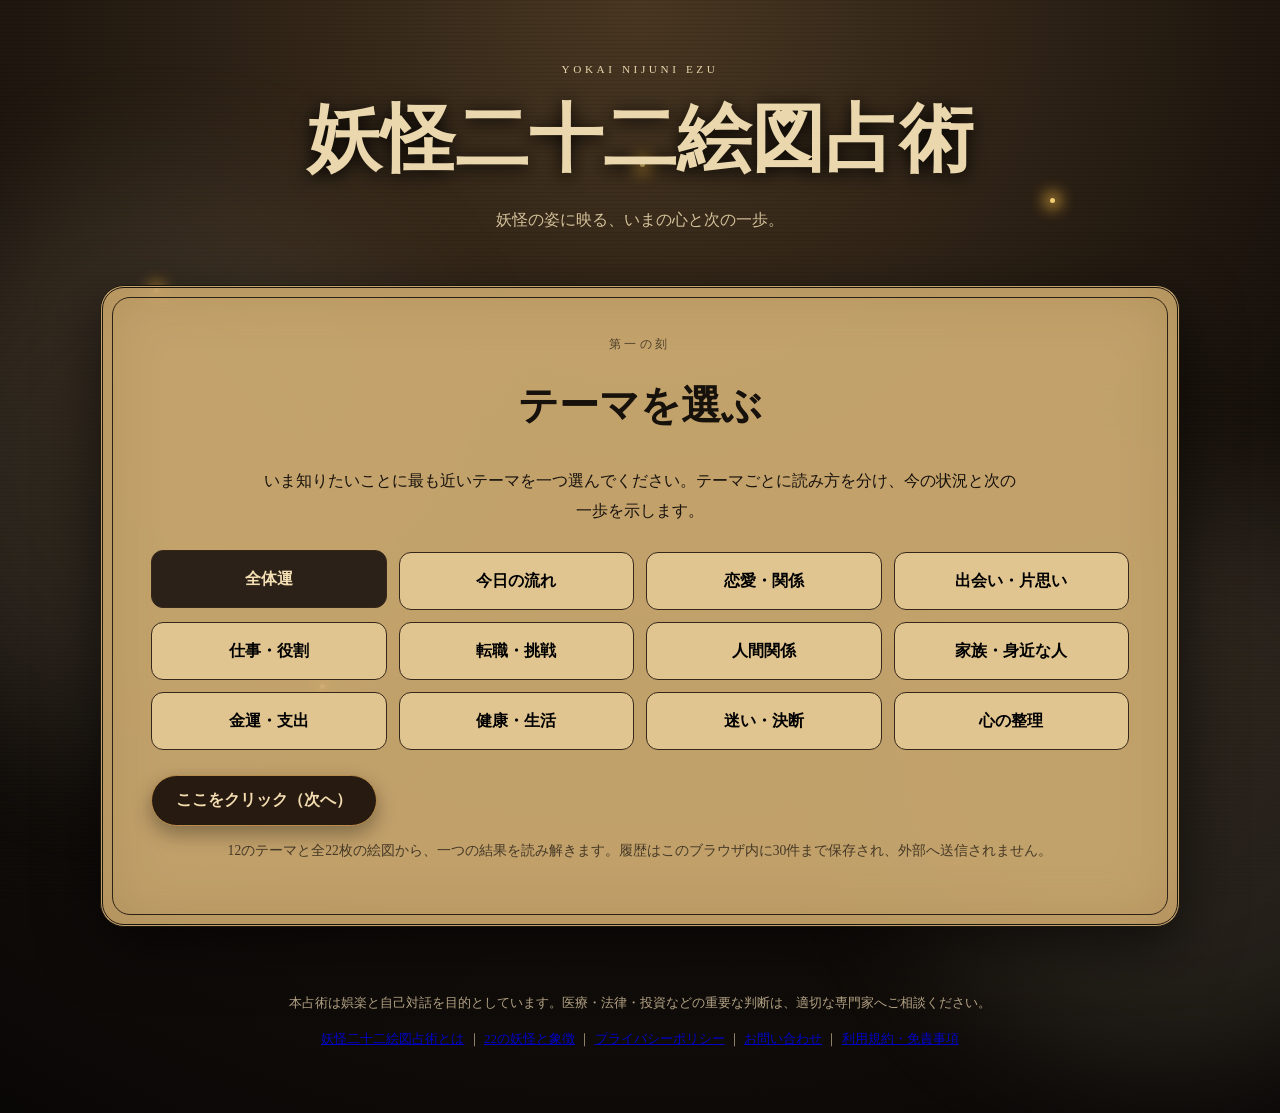
<file: index.html>
﻿<!doctype html>
<html lang="ja">
<head>
<meta charset="utf-8">
<meta name="viewport" content="width=device-width,initial-scale=1">
<meta name="theme-color" content="#17110c">
<meta name="description" content="二十二の妖怪絵図から一枚を選び、陽と陰の働きを通して今の心と次の一歩を読み解く独自の一枚占術。">
<title>妖怪二十二絵図占術｜カード完全補正版 v1.3.3</title>
<link rel="stylesheet" href="assets/css/style.css">
<script async src="https://pagead2.googlesyndication.com/pagead/js/adsbygoogle.js?client=ca-pub-2892976633106735"
     crossorigin="anonymous"></script></head>
<body>
<a class="skip-link" href="#main">本文へ移動</a>
<div class="mist mist-a"></div><div class="mist mist-b"></div>
<div class="floating-lights" aria-hidden="true"><i></i><i></i><i></i><i></i><i></i></div>

<header class="site-header">
  <p class="eyebrow">YOKAI NIJUNI EZU</p>
  <h1>妖怪二十二絵図占術</h1>
  <p class="lead">妖怪の姿に映る、いまの心と次の一歩。</p>
  <div class="header-tools">
</div>
</header>

<main id="main">
<section class="panel intro" id="intro">
  <p class="step">第一の刻</p>
  <h2>テーマを選ぶ</h2>
  <p class="section-copy">いま知りたいことに最も近いテーマを一つ選んでください。テーマごとに読み方を分け、今の状況と次の一歩を示します。</p>
  <div class="themes" id="themes" aria-label="占うテーマ"></div>
<button class="primary" id="beginBtn" type="button">ここをクリック（次へ）</button>
  <p class="notice">12のテーマと全22枚の絵図から、一つの結果を読み解きます。履歴はこのブラウザ内に30件まで保存され、外部へ送信されません。</p>
</section>

<section class="panel draw hidden" id="draw">
  <p class="step">第二の刻</p>
  <h2>札を選ぶ</h2>
  <p class="section-copy" id="drawGuide" aria-live="polite">札を混ぜています。心が静まるまで、少しお待ちください。</p>
  <div class="shuffle-stage" id="shuffleStage" aria-hidden="true">
    <div class="shuffle-card card-one"></div>
    <div class="shuffle-card card-two"></div>
    <div class="shuffle-card card-three"></div>
  </div>
  <div class="deck deck-hidden" id="deck"></div>
  <button class="ghost" id="backBtn" type="button">テーマを選び直す</button>
</section>

<section class="panel result hidden" id="result" aria-live="polite">
  <p class="step">第三の刻</p>
  <p class="result-theme" id="resultTheme"></p>
  <div class="result-grid">
    <div class="card-stage">
      <img id="cardImage" alt="">
    </div>
    <article class="reading">
      <div class="polarity-row">
        <p class="orientation" id="orientation"></p>
        <button class="term-help" id="termHelpBtn" type="button" aria-label="陽と陰の説明">?</button>
      </div>
      <h2 id="cardTitle"></h2>
      <p class="yokai" id="yokaiName"></p>
      <p class="central-theme" id="centralTheme"></p>
      <blockquote id="phrase"></blockquote>
      <section class="reading-block voice-block">
        <h3>妖怪からの言葉</h3>
        <p id="yokaiVoice"></p>
      </section>
      <section class="reading-block">
        <h3>テーマの読み</h3>
        <p id="themeReading"></p>
      </section>
      <section class="reading-block guidance-block">
        <h3>今日の導き</h3>
        <p id="guidance"></p>
      </section>
      <section class="reading-block lore-block">
        <h3>この妖怪について</h3>
        <p id="yokaiLore"></p>
      </section>
      <div class="keywords" id="keywords"></div>
      <details class="symbols">
        <summary>この絵図の象徴を見る</summary>
        <dl id="symbolList"></dl>
      </details>
    </article>
  </div>
  <div class="actions">
    <button class="primary" id="againBtn" type="button">もう一度占う</button>
    <button class="ghost" id="copyBtn" type="button">結果をコピー</button>
    <button class="ghost" id="homeBtn" type="button">最初に戻る</button>
  </div>
</section>
</main>

<div class="modal hidden" id="historyModal" role="dialog" aria-modal="true" aria-labelledby="historyTitle">
  <div class="modal-backdrop" data-close="history"></div>
  <section class="modal-panel">
    <button class="modal-close" data-close="history" aria-label="閉じる">×</button>
    <p class="step">記録の巻</p>
    <h2 id="historyTitle">占い履歴</h2>
    <p class="section-copy">このブラウザに保存された直近30件です。</p>
    <div id="historyList" class="history-list"></div>
    <button class="danger-button" id="clearHistoryBtn" type="button">履歴をすべて消す</button>
  </section>
</div>

<div class="modal hidden" id="aboutModal" role="dialog" aria-modal="true" aria-labelledby="aboutTitle">
  <div class="modal-backdrop" data-close="about"></div>
  <section class="modal-panel prose-panel">
    <button class="modal-close" data-close="about" aria-label="閉じる">×</button>
    <p class="step">占術の巻</p>
    <h2 id="aboutTitle">妖怪二十二絵図占術とは</h2>
    <p>二十二の妖怪を、人の心や暮らしの動きを映す象徴として読み解く独自の一枚占術です。</p>
    <h3>陽</h3>
    <p>力が外へ表れ、行動・交流・実現として働く面です。</p>
    <h3>陰</h3>
    <p>力が内側へ向かい、見直し・休息・慎重さとして働く面です。</p>
    <p>陽を良い、陰を悪いとは定めません。どちらも今の状況を理解するために必要な働きです。</p>
    <p class="small-note">季節、方角、色などの対応は、この作品の読みを統一するための独自設定です。</p>
  </section>
</div>

<footer>
  <p>本占術は娯楽と自己対話を目的としています。医療・法律・投資などの重要な判断は、適切な専門家へご相談ください。</p>
 <p><a href="about.html">妖怪二十二絵図占術とは</a> ｜ <a href="yokai.html">22の妖怪と象徴</a> ｜ <a href="privacy.html">プライバシーポリシー</a> ｜ <a href="contact.html">お問い合わせ</a> ｜ <a href="terms.html">利用規約・免責事項</a></p>
</footer>
<script src="assets/js/app.js"></script>
</body>
</html>
</file>
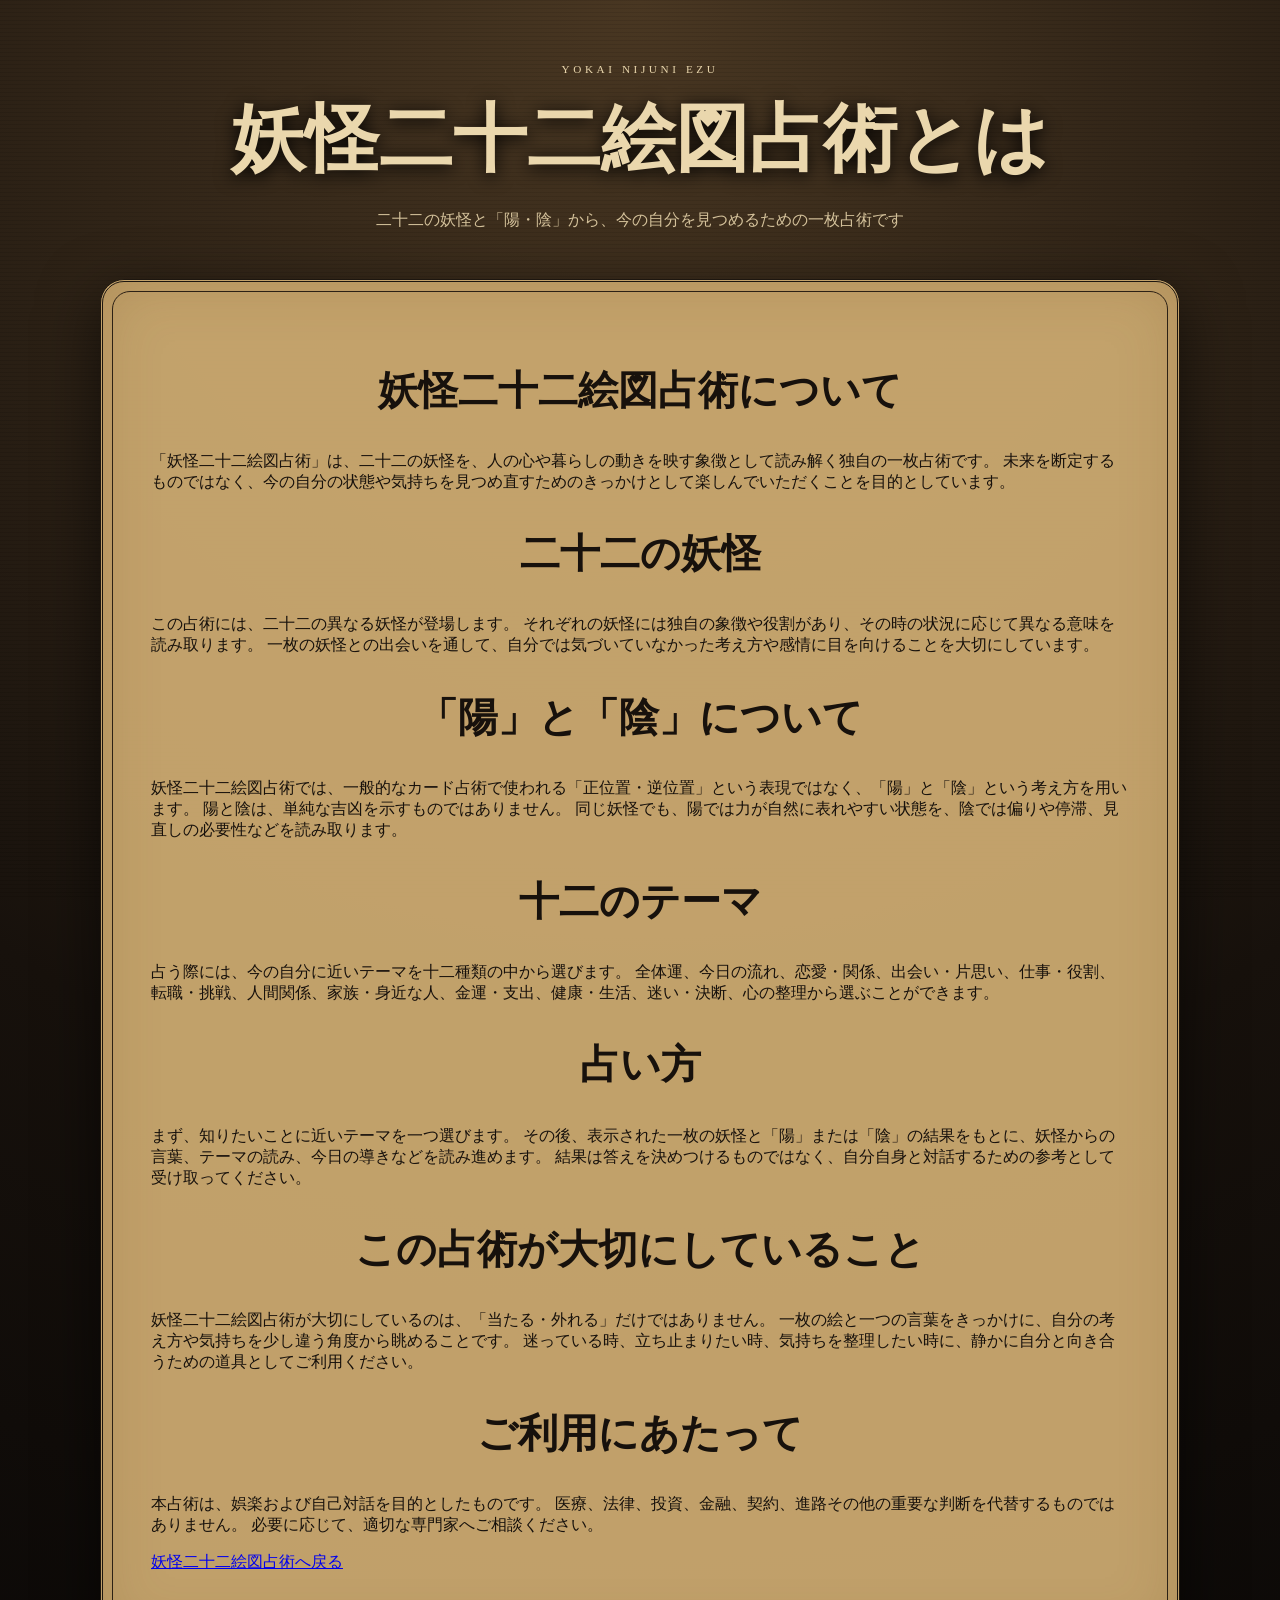
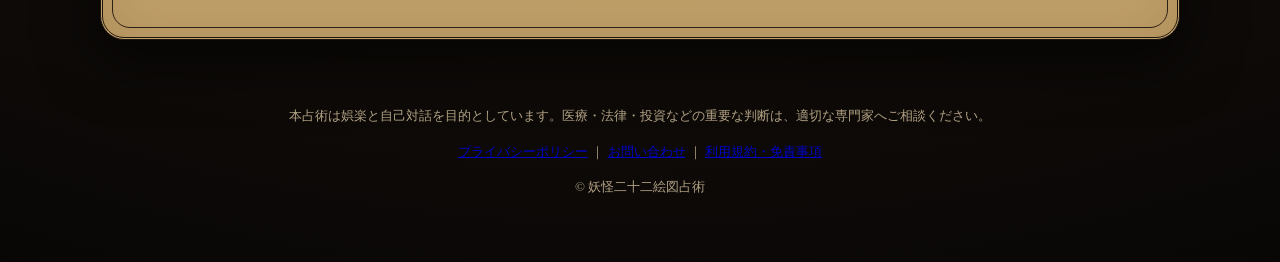
<file: about.html>
<!doctype html>
<html lang="ja">
<head>
<meta charset="utf-8">
<meta name="viewport" content="width=device-width,initial-scale=1">
<meta name="robots" content="index,follow">
<title>妖怪二十二絵図占術とは｜妖怪二十二絵図占術</title>
<meta name="description" content="妖怪二十二絵図占術の考え方、二十二の妖怪、陽と陰、十二のテーマ、占い方についてご紹介します。">
<link rel="stylesheet" href="assets/css/style.css">
</head>

<body>

<header class="site-header">
<p class="eyebrow">YOKAI NIJUNI EZU</p>
<h1>妖怪二十二絵図占術とは</h1>
<p class="lead">二十二の妖怪と「陽・陰」から、今の自分を見つめるための一枚占術です</p>
</header>

<main id="main">

<section class="panel">

<h2>妖怪二十二絵図占術について</h2>
<p>
「妖怪二十二絵図占術」は、二十二の妖怪を、人の心や暮らしの動きを映す象徴として読み解く独自の一枚占術です。
未来を断定するものではなく、今の自分の状態や気持ちを見つめ直すためのきっかけとして楽しんでいただくことを目的としています。
</p>

<h2>二十二の妖怪</h2>
<p>
この占術には、二十二の異なる妖怪が登場します。
それぞれの妖怪には独自の象徴や役割があり、その時の状況に応じて異なる意味を読み取ります。
一枚の妖怪との出会いを通して、自分では気づいていなかった考え方や感情に目を向けることを大切にしています。
</p>

<h2>「陽」と「陰」について</h2>
<p>
妖怪二十二絵図占術では、一般的なカード占術で使われる「正位置・逆位置」という表現ではなく、「陽」と「陰」という考え方を用います。
陽と陰は、単純な吉凶を示すものではありません。
同じ妖怪でも、陽では力が自然に表れやすい状態を、陰では偏りや停滞、見直しの必要性などを読み取ります。
</p>

<h2>十二のテーマ</h2>
<p>
占う際には、今の自分に近いテーマを十二種類の中から選びます。
全体運、今日の流れ、恋愛・関係、出会い・片思い、仕事・役割、転職・挑戦、人間関係、家族・身近な人、金運・支出、健康・生活、迷い・決断、心の整理から選ぶことができます。
</p>

<h2>占い方</h2>
<p>
まず、知りたいことに近いテーマを一つ選びます。
その後、表示された一枚の妖怪と「陽」または「陰」の結果をもとに、妖怪からの言葉、テーマの読み、今日の導きなどを読み進めます。
結果は答えを決めつけるものではなく、自分自身と対話するための参考として受け取ってください。
</p>

<h2>この占術が大切にしていること</h2>
<p>
妖怪二十二絵図占術が大切にしているのは、「当たる・外れる」だけではありません。
一枚の絵と一つの言葉をきっかけに、自分の考え方や気持ちを少し違う角度から眺めることです。
迷っている時、立ち止まりたい時、気持ちを整理したい時に、静かに自分と向き合うための道具としてご利用ください。
</p>

<h2>ご利用にあたって</h2>
<p>
本占術は、娯楽および自己対話を目的としたものです。
医療、法律、投資、金融、契約、進路その他の重要な判断を代替するものではありません。
必要に応じて、適切な専門家へご相談ください。
</p>

<p><a href="index.html">妖怪二十二絵図占術へ戻る</a></p>

</section>

</main>

<footer>
<p>本占術は娯楽と自己対話を目的としています。医療・法律・投資などの重要な判断は、適切な専門家へご相談ください。</p>
<p><a href="privacy.html">プライバシーポリシー</a> ｜ <a href="contact.html">お問い合わせ</a> ｜ <a href="terms.html">利用規約・免責事項</a></p>
<p>© 妖怪二十二絵図占術</p>
</footer>

</body>
</html>
</file>
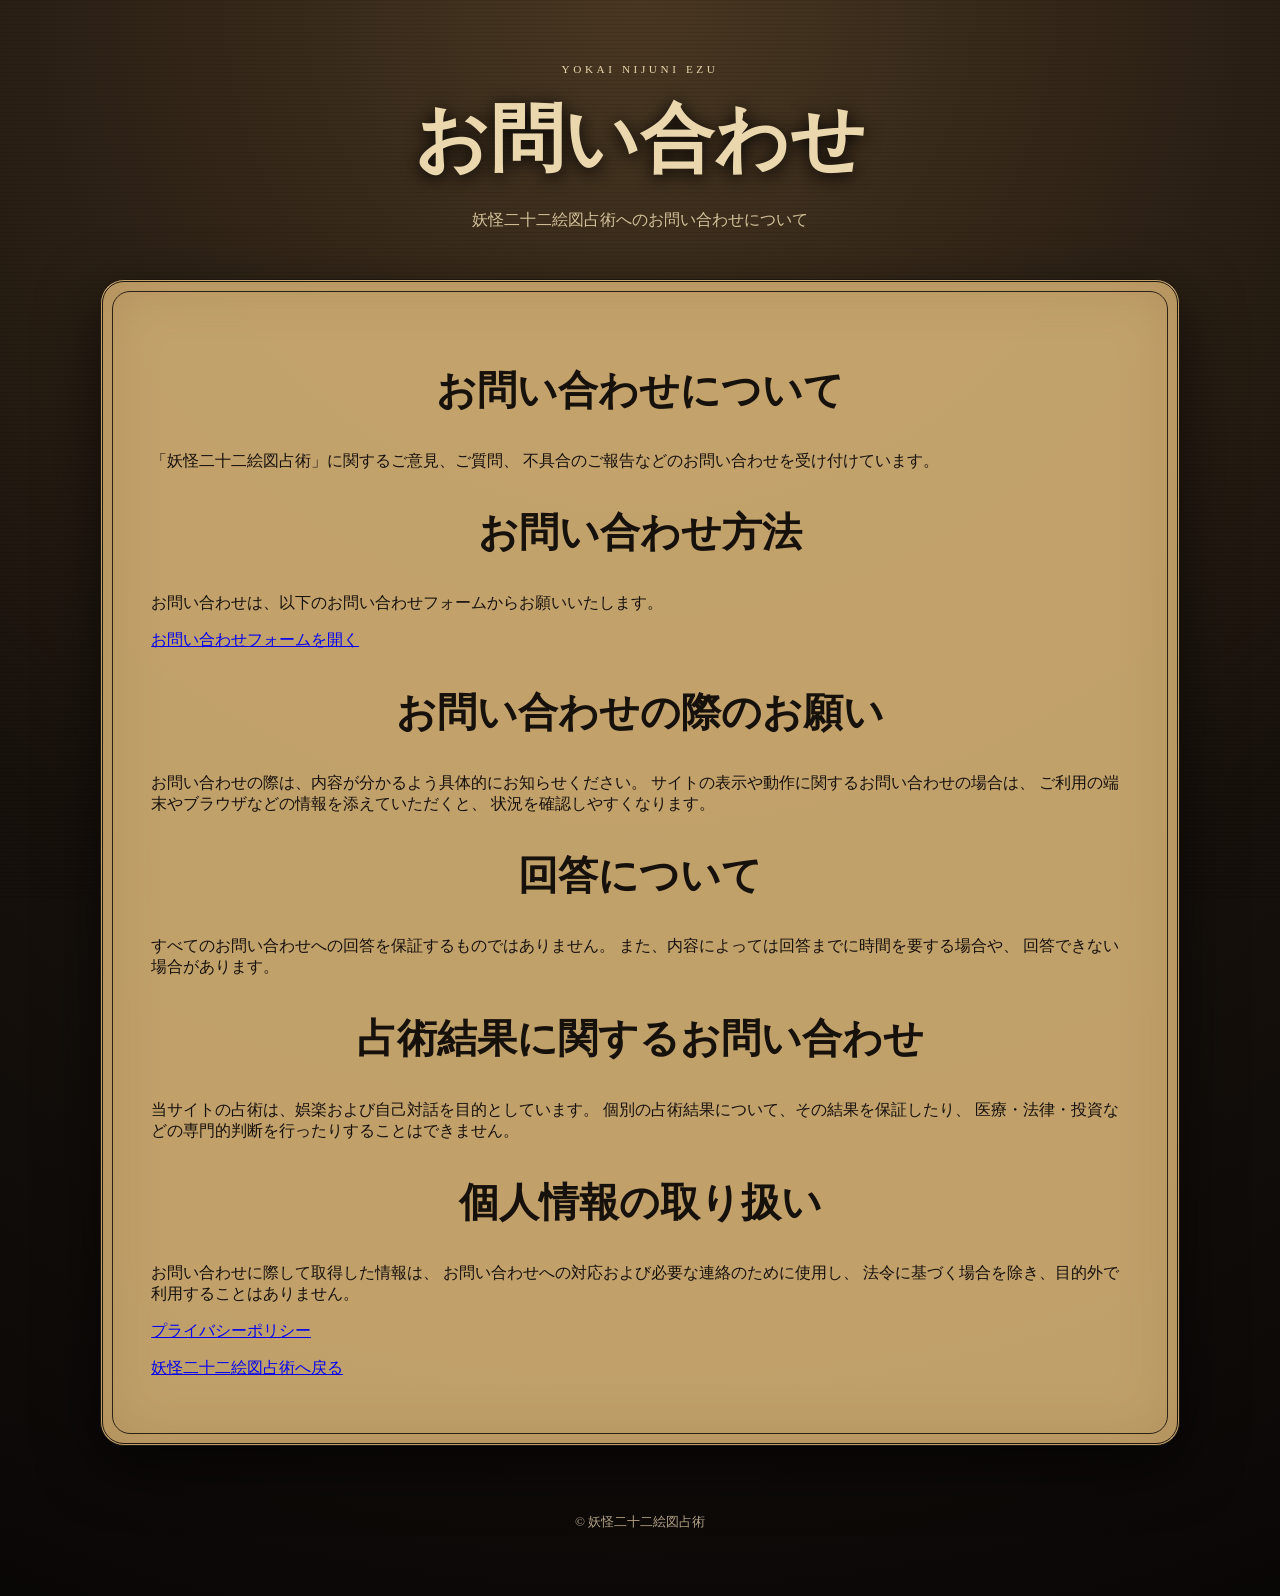
<file: contact.html>
<!doctype html>
<html lang="ja">
<head>
<meta charset="utf-8">
<meta name="viewport" content="width=device-width,initial-scale=1">
<meta name="robots" content="index,follow">
<title>お問い合わせ | 妖怪二十二絵図占術</title>
<meta name="description" content="妖怪二十二絵図占術へのお問い合わせについてご案内します。">
<link rel="stylesheet" href="assets/css/style.css">
</head>

<body>

<header class="site-header">
<p class="eyebrow">YOKAI NIJUNI EZU</p>
<h1>お問い合わせ</h1>
<p class="lead">妖怪二十二絵図占術へのお問い合わせについて</p>
</header>

<main id="main">

<section class="panel">

<h2>お問い合わせについて</h2>
<p>
「妖怪二十二絵図占術」に関するご意見、ご質問、
不具合のご報告などのお問い合わせを受け付けています。
</p>

<h2>お問い合わせ方法</h2>
<p>
お問い合わせは、以下のお問い合わせフォームからお願いいたします。
</p>

<p>
<a href="https://docs.google.com/forms/d/e/1FAIpQLSey34CVv2l0o_Ha0FSh9050xI1rEdHMvCF5l11HU4n-zs_Q3Q/viewform?usp=header" target="_blank" rel="noopener noreferrer">お問い合わせフォームを開く</a>
</p>

<h2>お問い合わせの際のお願い</h2>
<p>
お問い合わせの際は、内容が分かるよう具体的にお知らせください。
サイトの表示や動作に関するお問い合わせの場合は、
ご利用の端末やブラウザなどの情報を添えていただくと、
状況を確認しやすくなります。
</p>

<h2>回答について</h2>
<p>
すべてのお問い合わせへの回答を保証するものではありません。
また、内容によっては回答までに時間を要する場合や、
回答できない場合があります。
</p>

<h2>占術結果に関するお問い合わせ</h2>
<p>
当サイトの占術は、娯楽および自己対話を目的としています。
個別の占術結果について、その結果を保証したり、
医療・法律・投資などの専門的判断を行ったりすることはできません。
</p>

<h2>個人情報の取り扱い</h2>
<p>
お問い合わせに際して取得した情報は、
お問い合わせへの対応および必要な連絡のために使用し、
法令に基づく場合を除き、目的外で利用することはありません。
</p>

<p>
<a href="privacy.html">プライバシーポリシー</a>
</p>

<p>
<a href="index.html">妖怪二十二絵図占術へ戻る</a>
</p>

</section>
</main>

<footer>
<p>© 妖怪二十二絵図占術</p>
</footer>

</body>
</html>
</file>
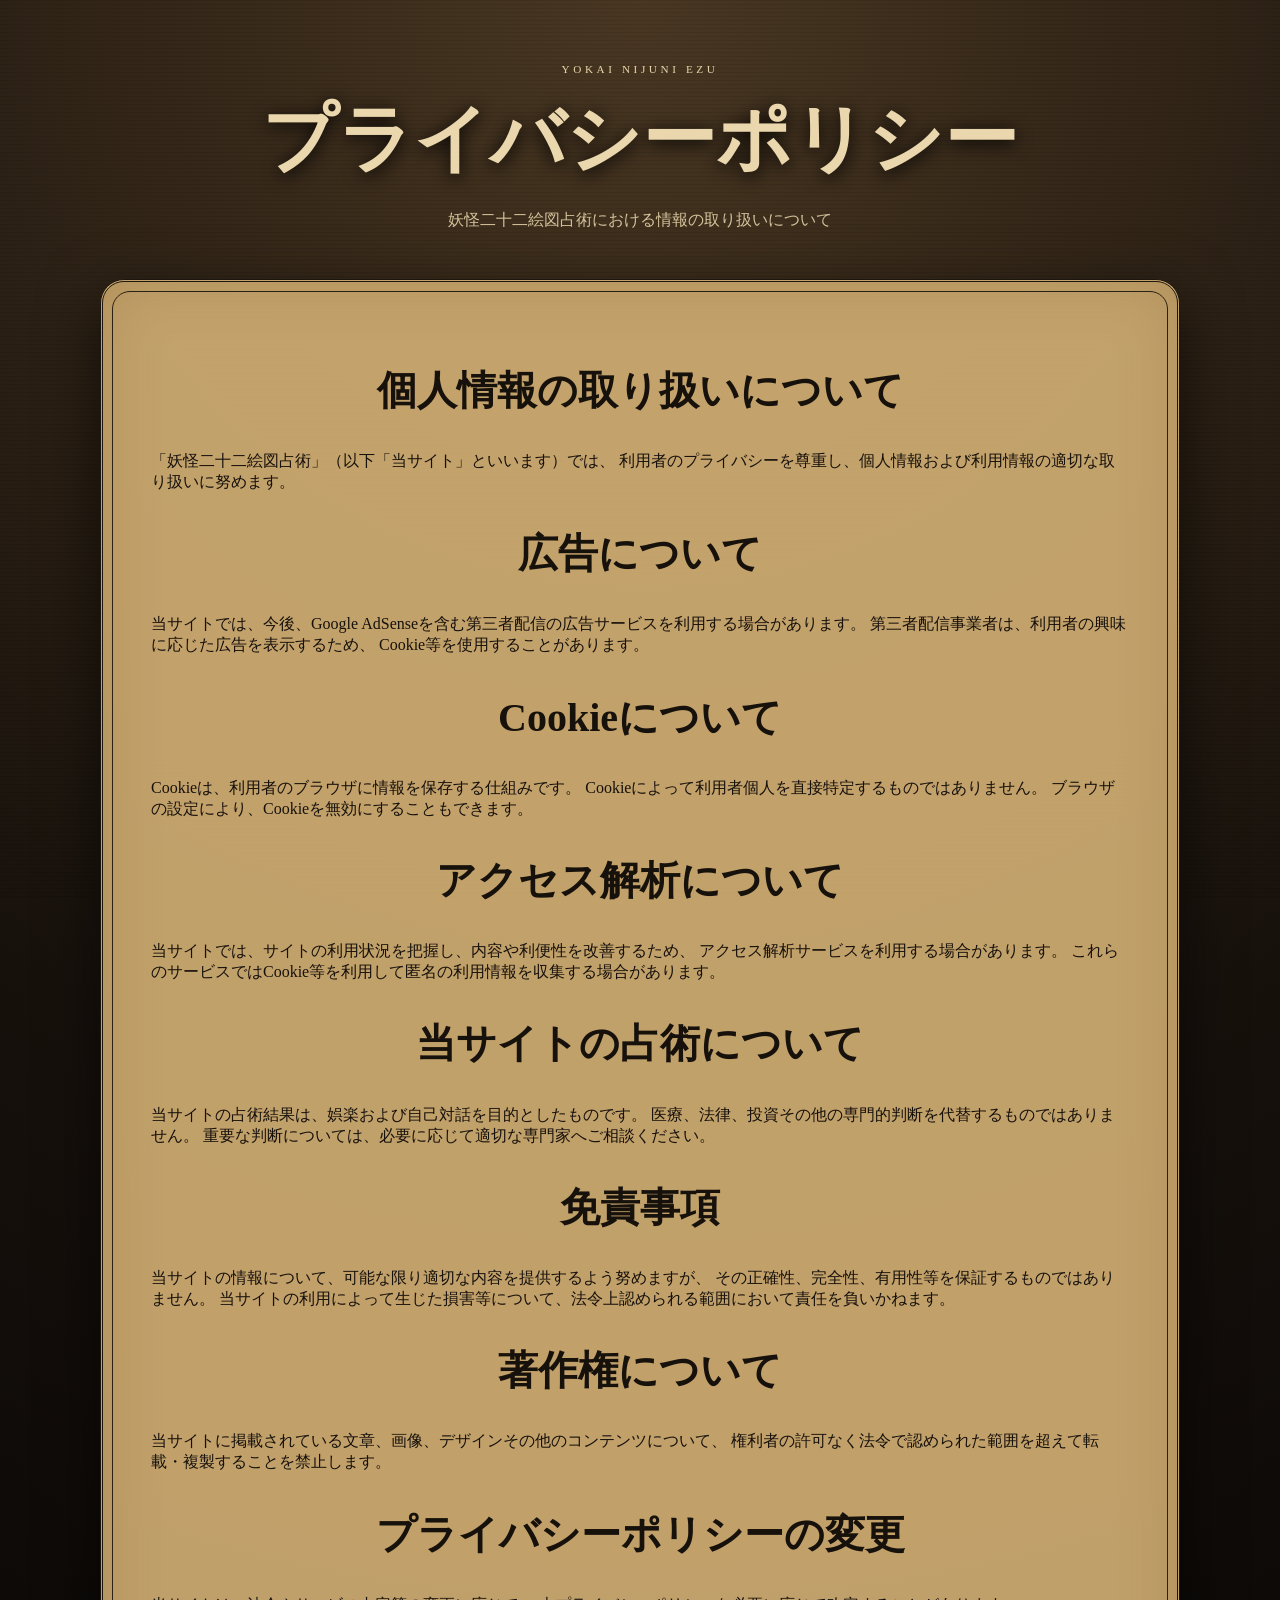
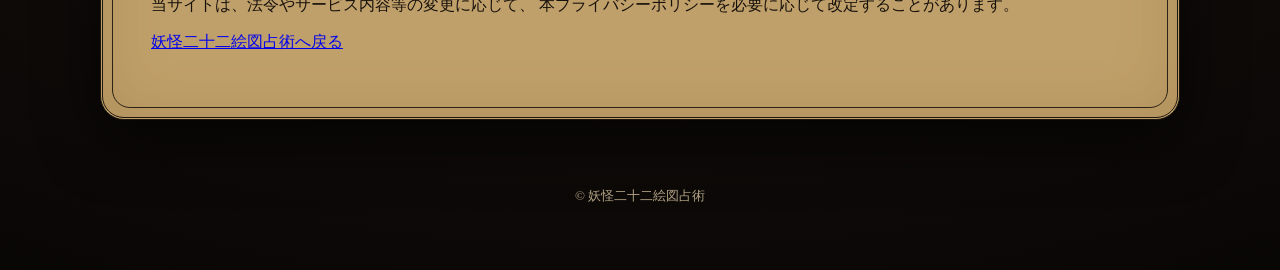
<file: privacy.html>
<!doctype html>
<html lang="ja">
<head>
<meta charset="utf-8">
<meta name="viewport" content="width=device-width,initial-scale=1">
<meta name="robots" content="index,follow">
<title>プライバシーポリシー | 妖怪二十二絵図占術</title>
<meta name="description" content="妖怪二十二絵図占術のプライバシーポリシーです。広告、Cookie、アクセス解析、個人情報の取り扱い等について説明します。">
<link rel="stylesheet" href="assets/css/style.css">
</head>

<body>

<header class="site-header">
<p class="eyebrow">YOKAI NIJUNI EZU</p>
<h1>プライバシーポリシー</h1>
<p class="lead">妖怪二十二絵図占術における情報の取り扱いについて</p>
</header>

<main id="main">

<section class="panel">
<h2>個人情報の取り扱いについて</h2>
<p>
「妖怪二十二絵図占術」（以下「当サイト」といいます）では、
利用者のプライバシーを尊重し、個人情報および利用情報の適切な取り扱いに努めます。
</p>

<h2>広告について</h2>
<p>
当サイトでは、今後、Google AdSenseを含む第三者配信の広告サービスを利用する場合があります。
第三者配信事業者は、利用者の興味に応じた広告を表示するため、
Cookie等を使用することがあります。
</p>

<h2>Cookieについて</h2>
<p>
Cookieは、利用者のブラウザに情報を保存する仕組みです。
Cookieによって利用者個人を直接特定するものではありません。
ブラウザの設定により、Cookieを無効にすることもできます。
</p>

<h2>アクセス解析について</h2>
<p>
当サイトでは、サイトの利用状況を把握し、内容や利便性を改善するため、
アクセス解析サービスを利用する場合があります。
これらのサービスではCookie等を利用して匿名の利用情報を収集する場合があります。
</p>

<h2>当サイトの占術について</h2>
<p>
当サイトの占術結果は、娯楽および自己対話を目的としたものです。
医療、法律、投資その他の専門的判断を代替するものではありません。
重要な判断については、必要に応じて適切な専門家へご相談ください。
</p>

<h2>免責事項</h2>
<p>
当サイトの情報について、可能な限り適切な内容を提供するよう努めますが、
その正確性、完全性、有用性等を保証するものではありません。
当サイトの利用によって生じた損害等について、法令上認められる範囲において責任を負いかねます。
</p>

<h2>著作権について</h2>
<p>
当サイトに掲載されている文章、画像、デザインその他のコンテンツについて、
権利者の許可なく法令で認められた範囲を超えて転載・複製することを禁止します。
</p>

<h2>プライバシーポリシーの変更</h2>
<p>
当サイトは、法令やサービス内容等の変更に応じて、
本プライバシーポリシーを必要に応じて改定することがあります。
</p>

<p><a href="index.html">妖怪二十二絵図占術へ戻る</a></p>

</section>
</main>

<footer>
<p>© 妖怪二十二絵図占術</p>
</footer>

</body>
</html>
</file>
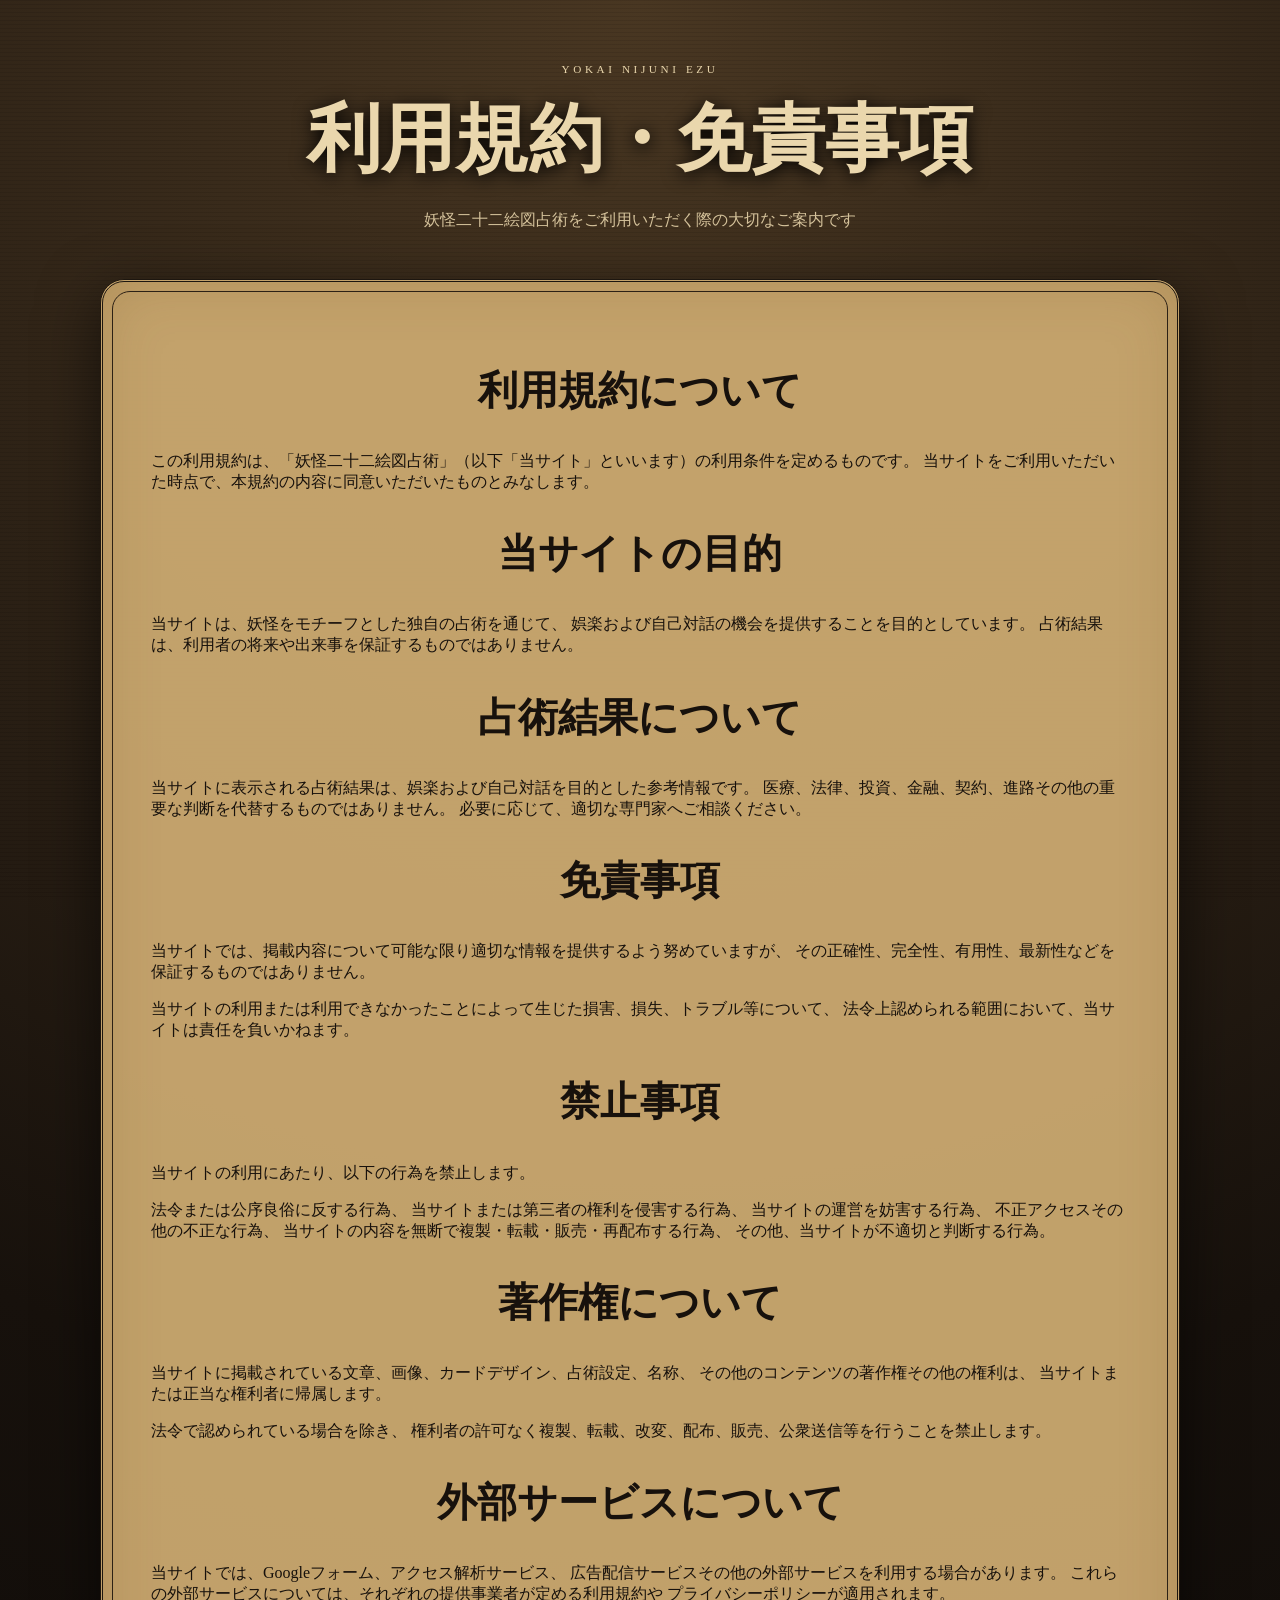
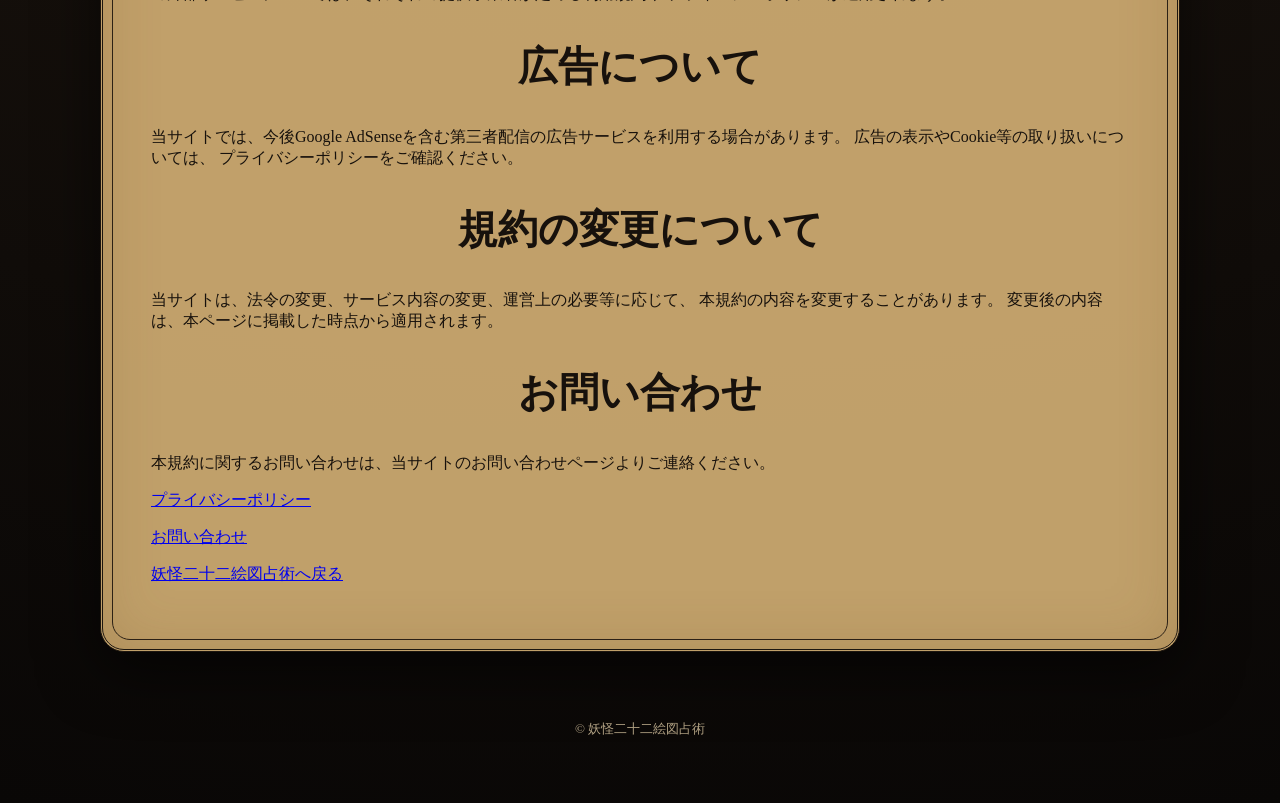
<file: terms.html>
<!doctype html>
<html lang="ja">
<head>
<meta charset="utf-8">
<meta name="viewport" content="width=device-width,initial-scale=1">
<meta name="robots" content="index,follow">
<title>利用規約・免責事項 | 妖怪二十二絵図占術</title>
<meta name="description" content="妖怪二十二絵図占術の利用規約、免責事項、著作権、禁止事項などについてご案内します。">
<link rel="stylesheet" href="assets/css/style.css">
</head>

<body>

<header class="site-header">
<p class="eyebrow">YOKAI NIJUNI EZU</p>
<h1>利用規約・免責事項</h1>
<p class="lead">妖怪二十二絵図占術をご利用いただく際の大切なご案内です</p>
</header>

<main id="main">

<section class="panel">

<h2>利用規約について</h2>
<p>
この利用規約は、「妖怪二十二絵図占術」（以下「当サイト」といいます）の利用条件を定めるものです。
当サイトをご利用いただいた時点で、本規約の内容に同意いただいたものとみなします。
</p>

<h2>当サイトの目的</h2>
<p>
当サイトは、妖怪をモチーフとした独自の占術を通じて、
娯楽および自己対話の機会を提供することを目的としています。
占術結果は、利用者の将来や出来事を保証するものではありません。
</p>

<h2>占術結果について</h2>
<p>
当サイトに表示される占術結果は、娯楽および自己対話を目的とした参考情報です。
医療、法律、投資、金融、契約、進路その他の重要な判断を代替するものではありません。
必要に応じて、適切な専門家へご相談ください。
</p>

<h2>免責事項</h2>
<p>
当サイトでは、掲載内容について可能な限り適切な情報を提供するよう努めていますが、
その正確性、完全性、有用性、最新性などを保証するものではありません。
</p>

<p>
当サイトの利用または利用できなかったことによって生じた損害、損失、トラブル等について、
法令上認められる範囲において、当サイトは責任を負いかねます。
</p>

<h2>禁止事項</h2>
<p>
当サイトの利用にあたり、以下の行為を禁止します。
</p>

<p>
法令または公序良俗に反する行為、
当サイトまたは第三者の権利を侵害する行為、
当サイトの運営を妨害する行為、
不正アクセスその他の不正な行為、
当サイトの内容を無断で複製・転載・販売・再配布する行為、
その他、当サイトが不適切と判断する行為。
</p>

<h2>著作権について</h2>
<p>
当サイトに掲載されている文章、画像、カードデザイン、占術設定、名称、
その他のコンテンツの著作権その他の権利は、
当サイトまたは正当な権利者に帰属します。
</p>

<p>
法令で認められている場合を除き、
権利者の許可なく複製、転載、改変、配布、販売、公衆送信等を行うことを禁止します。
</p>

<h2>外部サービスについて</h2>
<p>
当サイトでは、Googleフォーム、アクセス解析サービス、
広告配信サービスその他の外部サービスを利用する場合があります。
これらの外部サービスについては、それぞれの提供事業者が定める利用規約や
プライバシーポリシーが適用されます。
</p>

<h2>広告について</h2>
<p>
当サイトでは、今後Google AdSenseを含む第三者配信の広告サービスを利用する場合があります。
広告の表示やCookie等の取り扱いについては、
プライバシーポリシーをご確認ください。
</p>

<h2>規約の変更について</h2>
<p>
当サイトは、法令の変更、サービス内容の変更、運営上の必要等に応じて、
本規約の内容を変更することがあります。
変更後の内容は、本ページに掲載した時点から適用されます。
</p>

<h2>お問い合わせ</h2>
<p>
本規約に関するお問い合わせは、当サイトのお問い合わせページよりご連絡ください。
</p>

<p>
<a href="privacy.html">プライバシーポリシー</a>
</p>

<p>
<a href="contact.html">お問い合わせ</a>
</p>

<p>
<a href="index.html">妖怪二十二絵図占術へ戻る</a>
</p>

</section>
</main>

<footer>
<p>© 妖怪二十二絵図占術</p>
</footer>

</body>
</html>
</file>
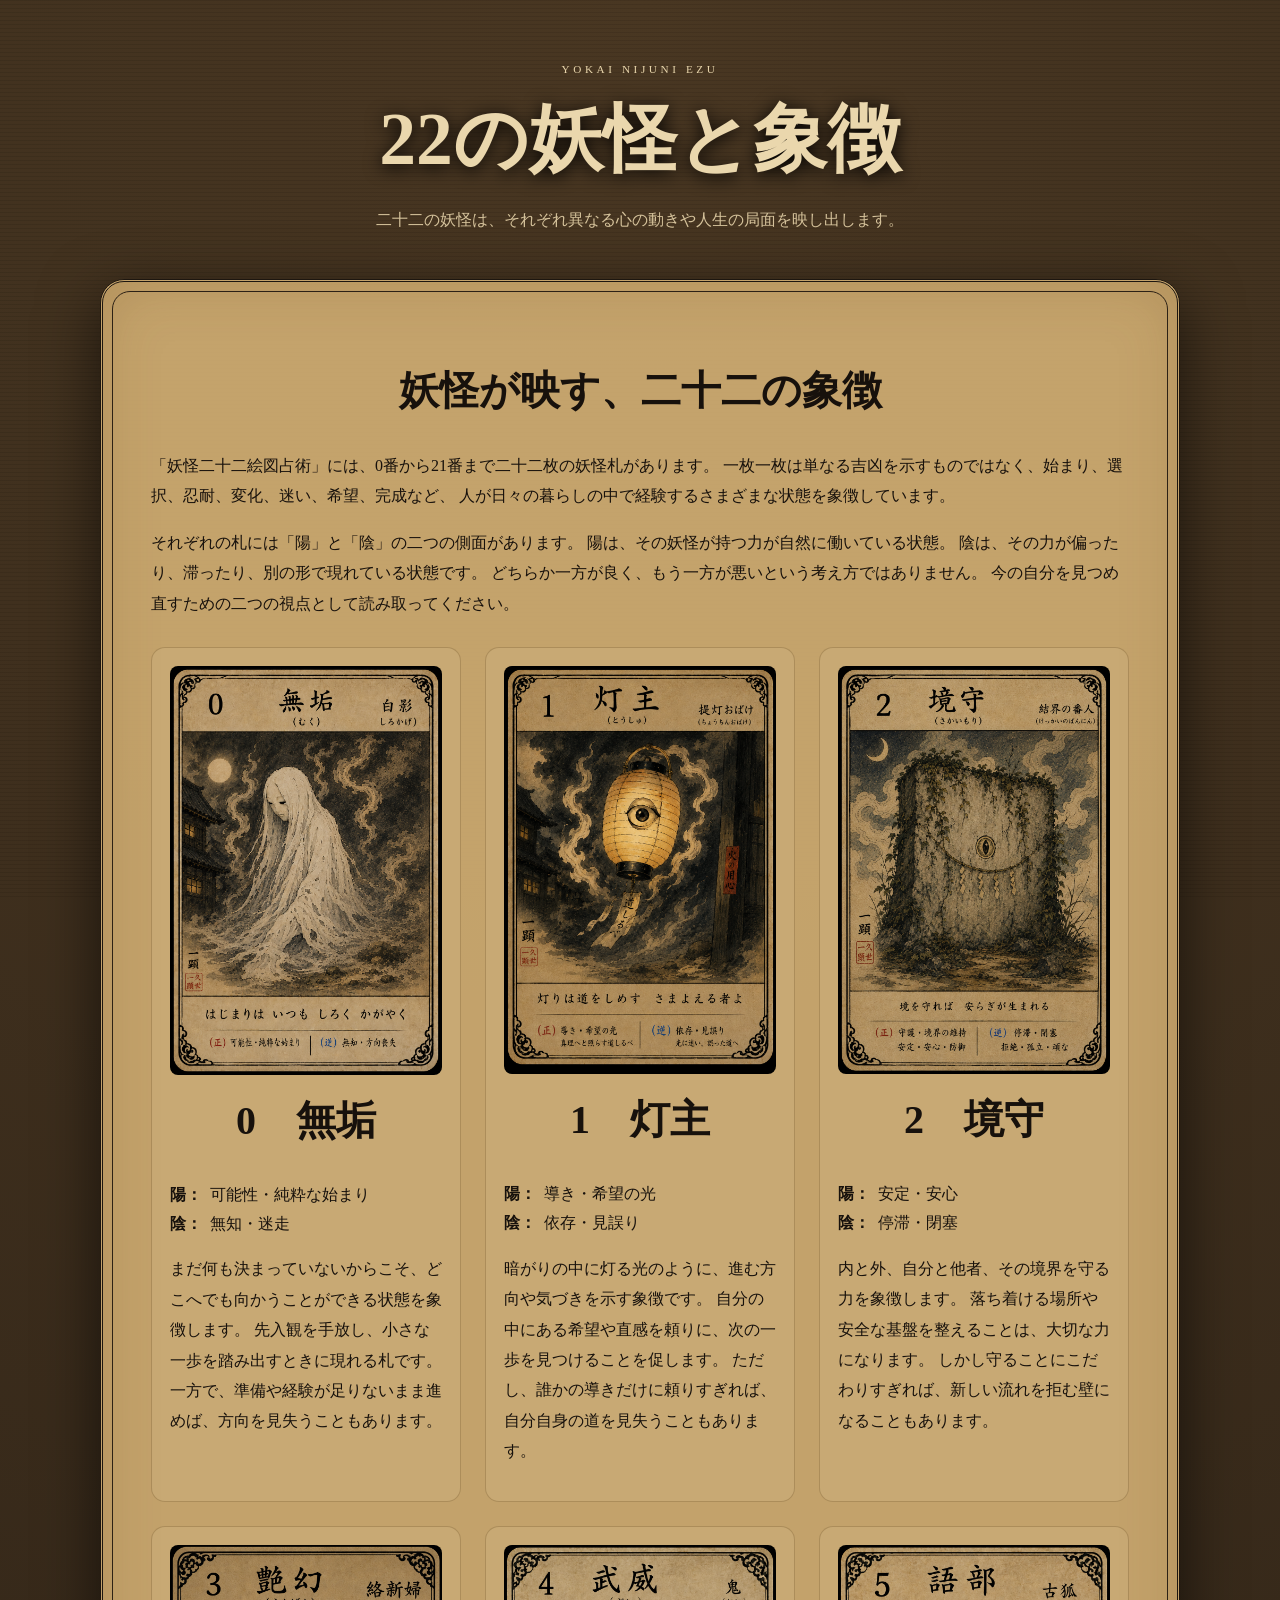
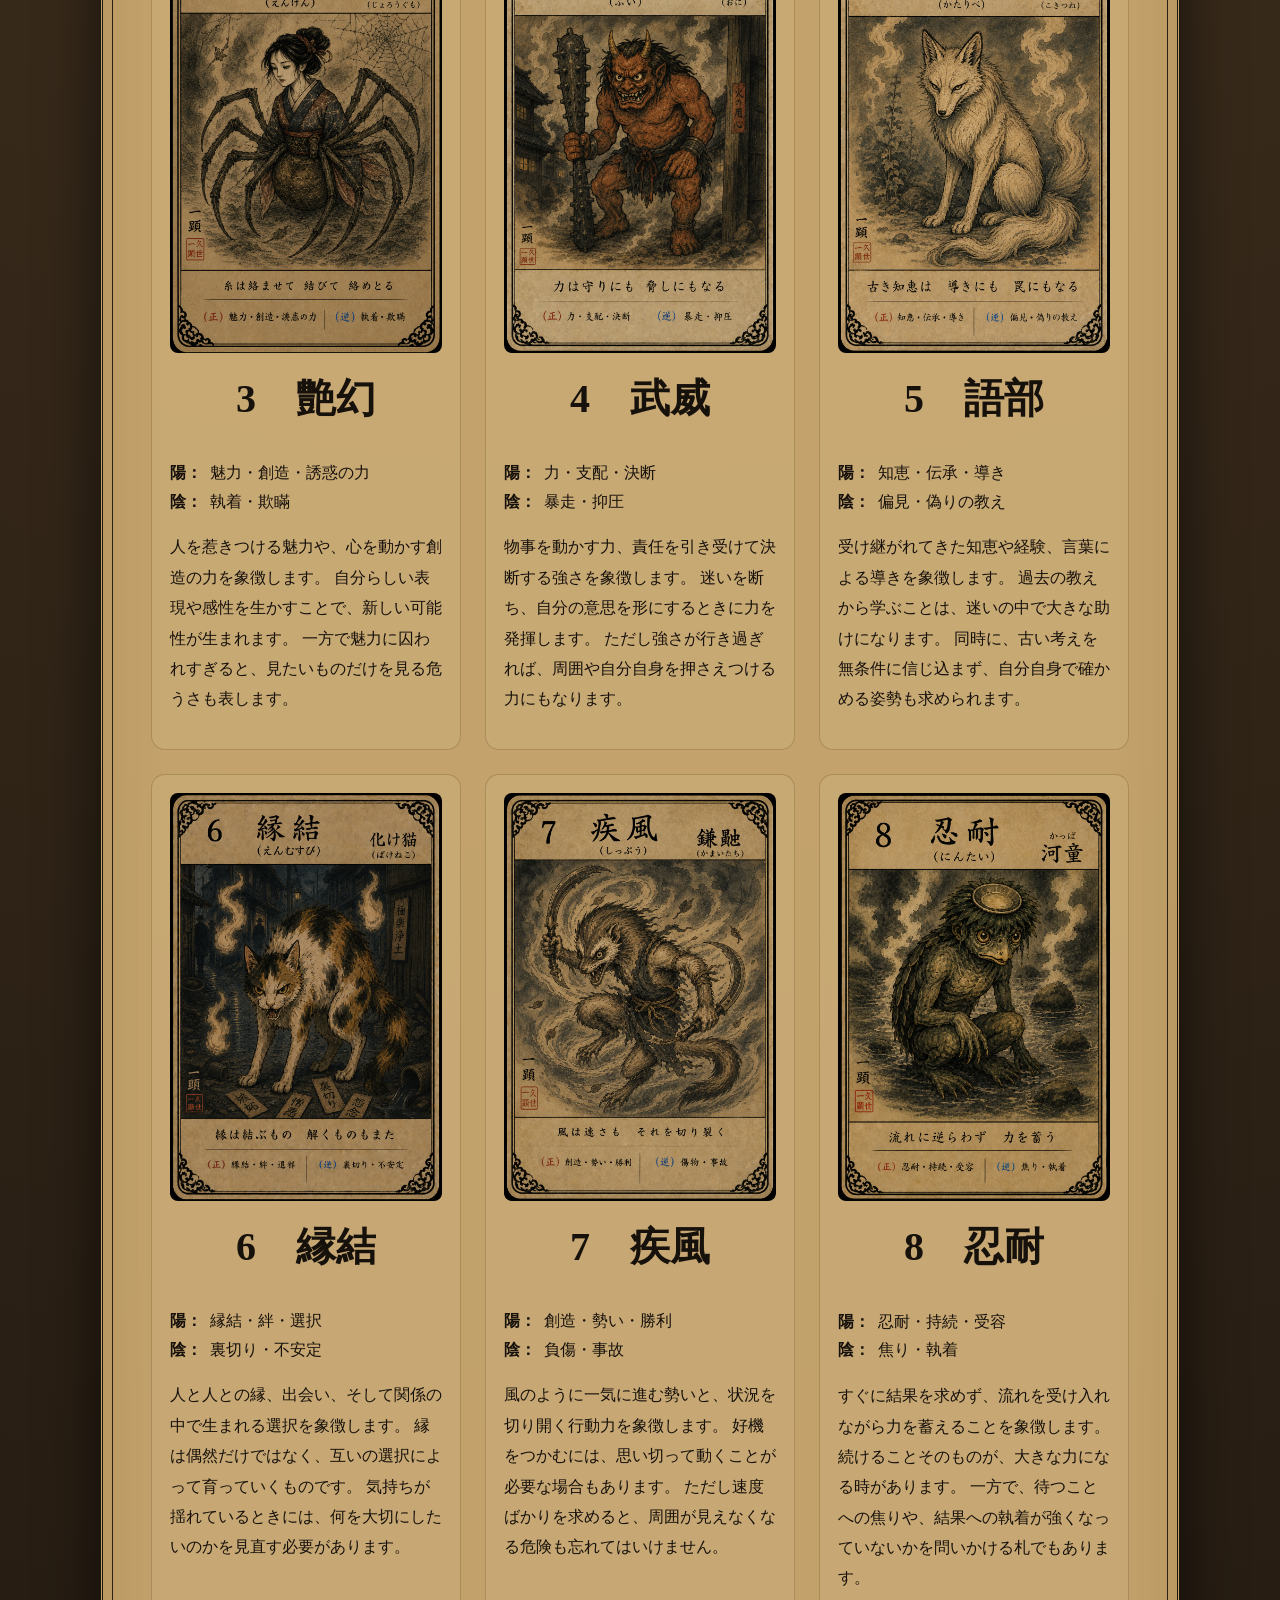
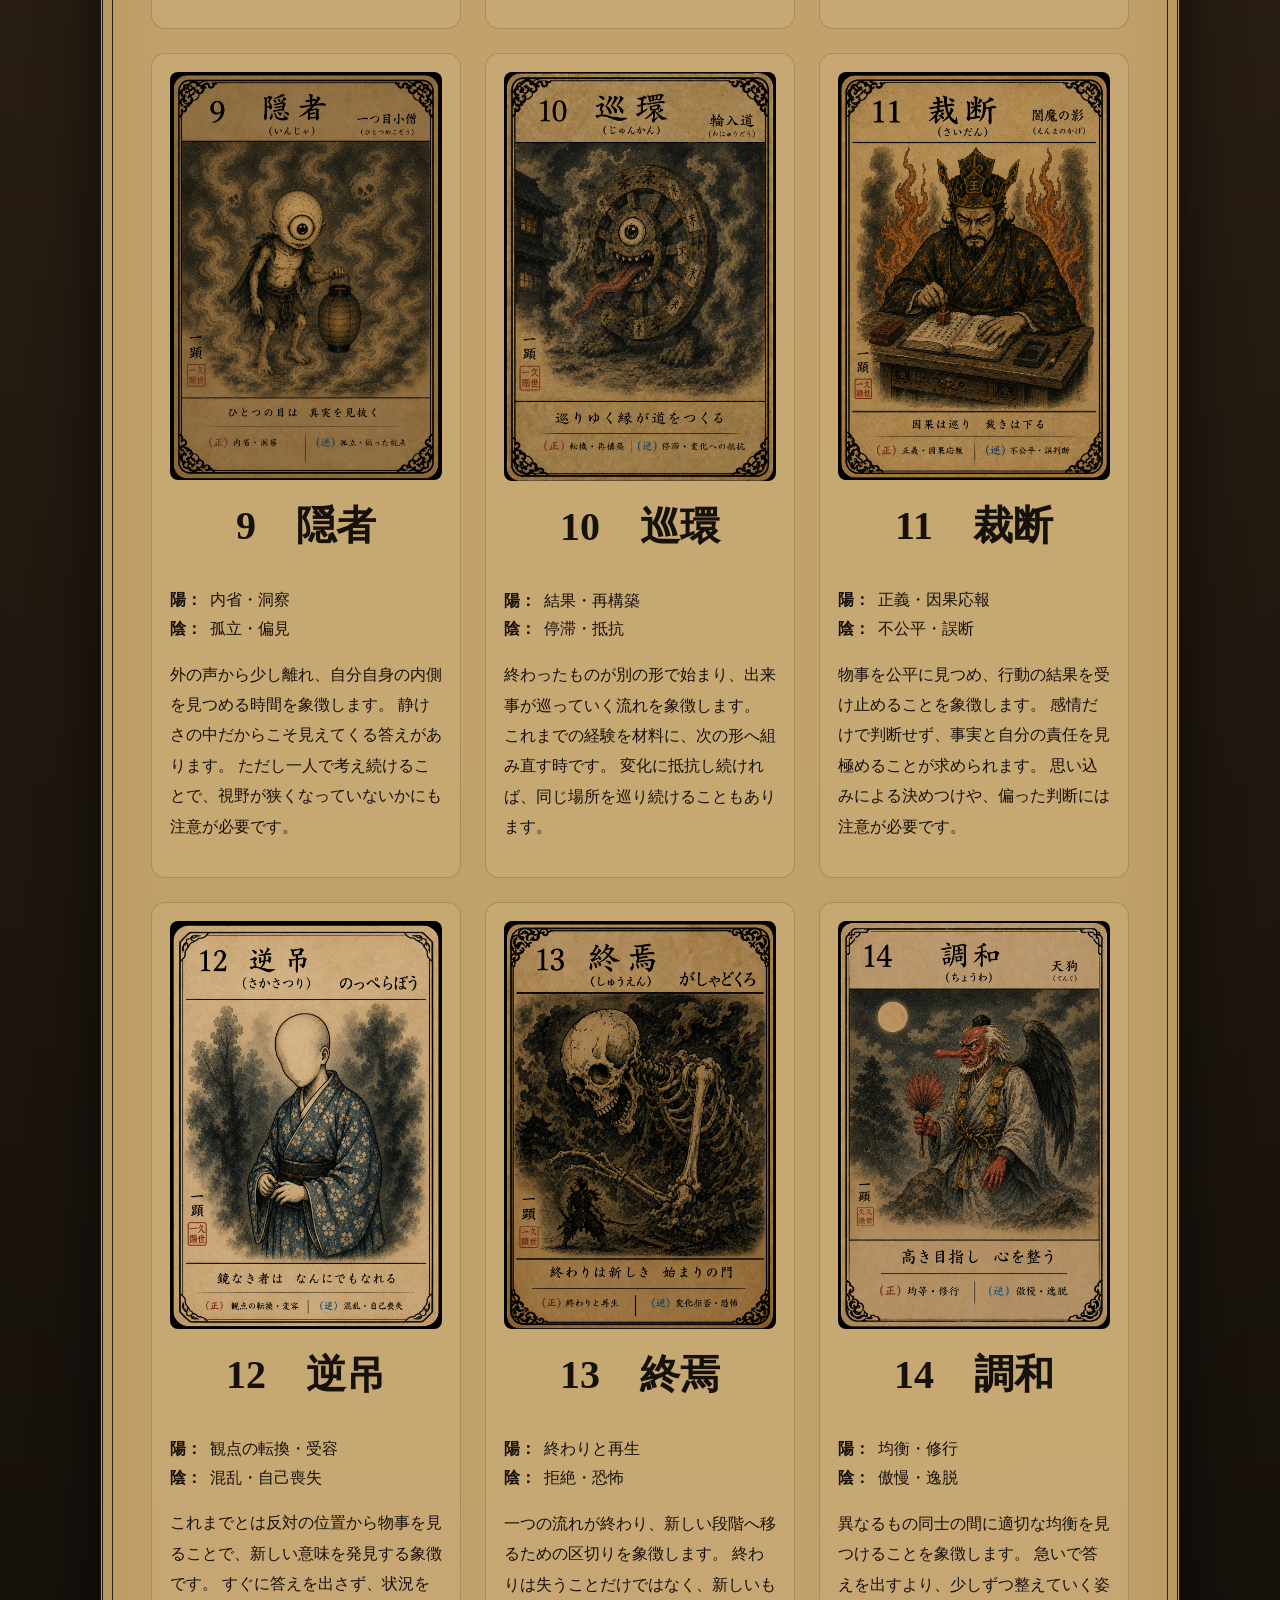
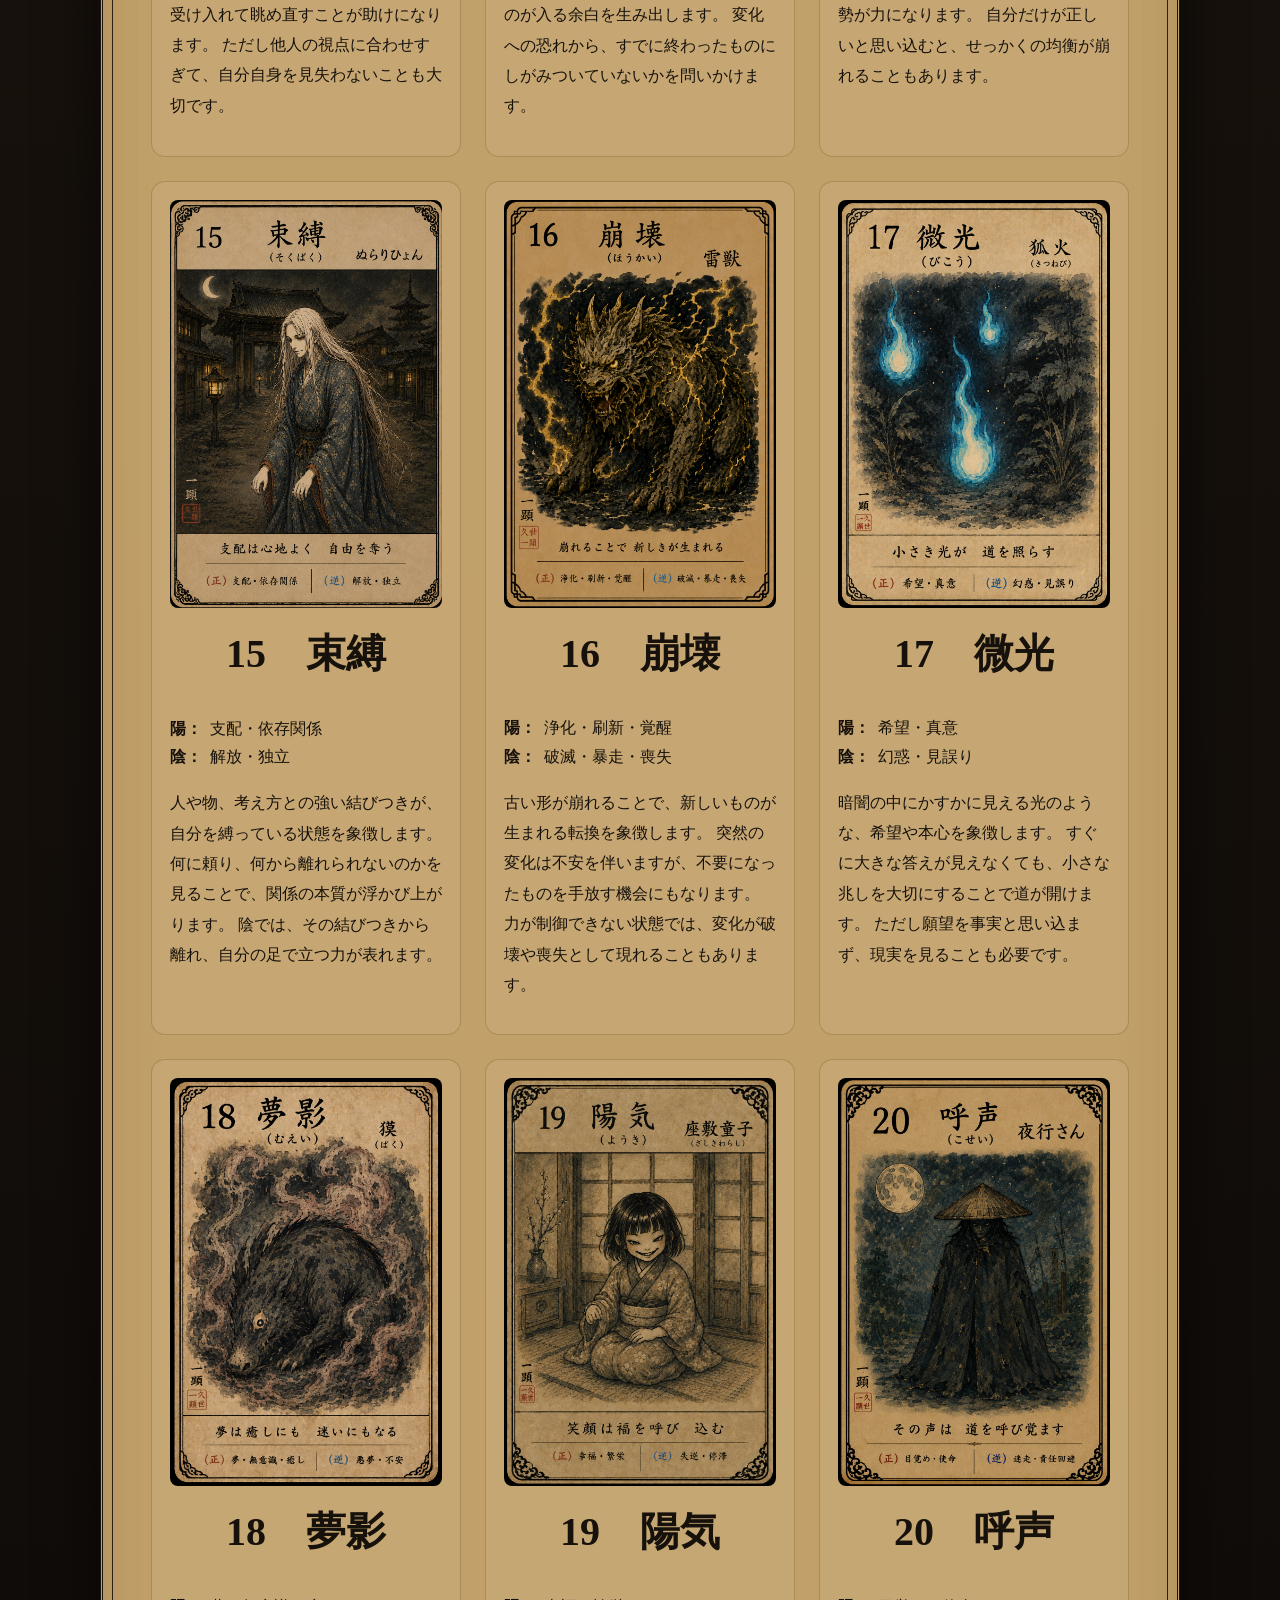
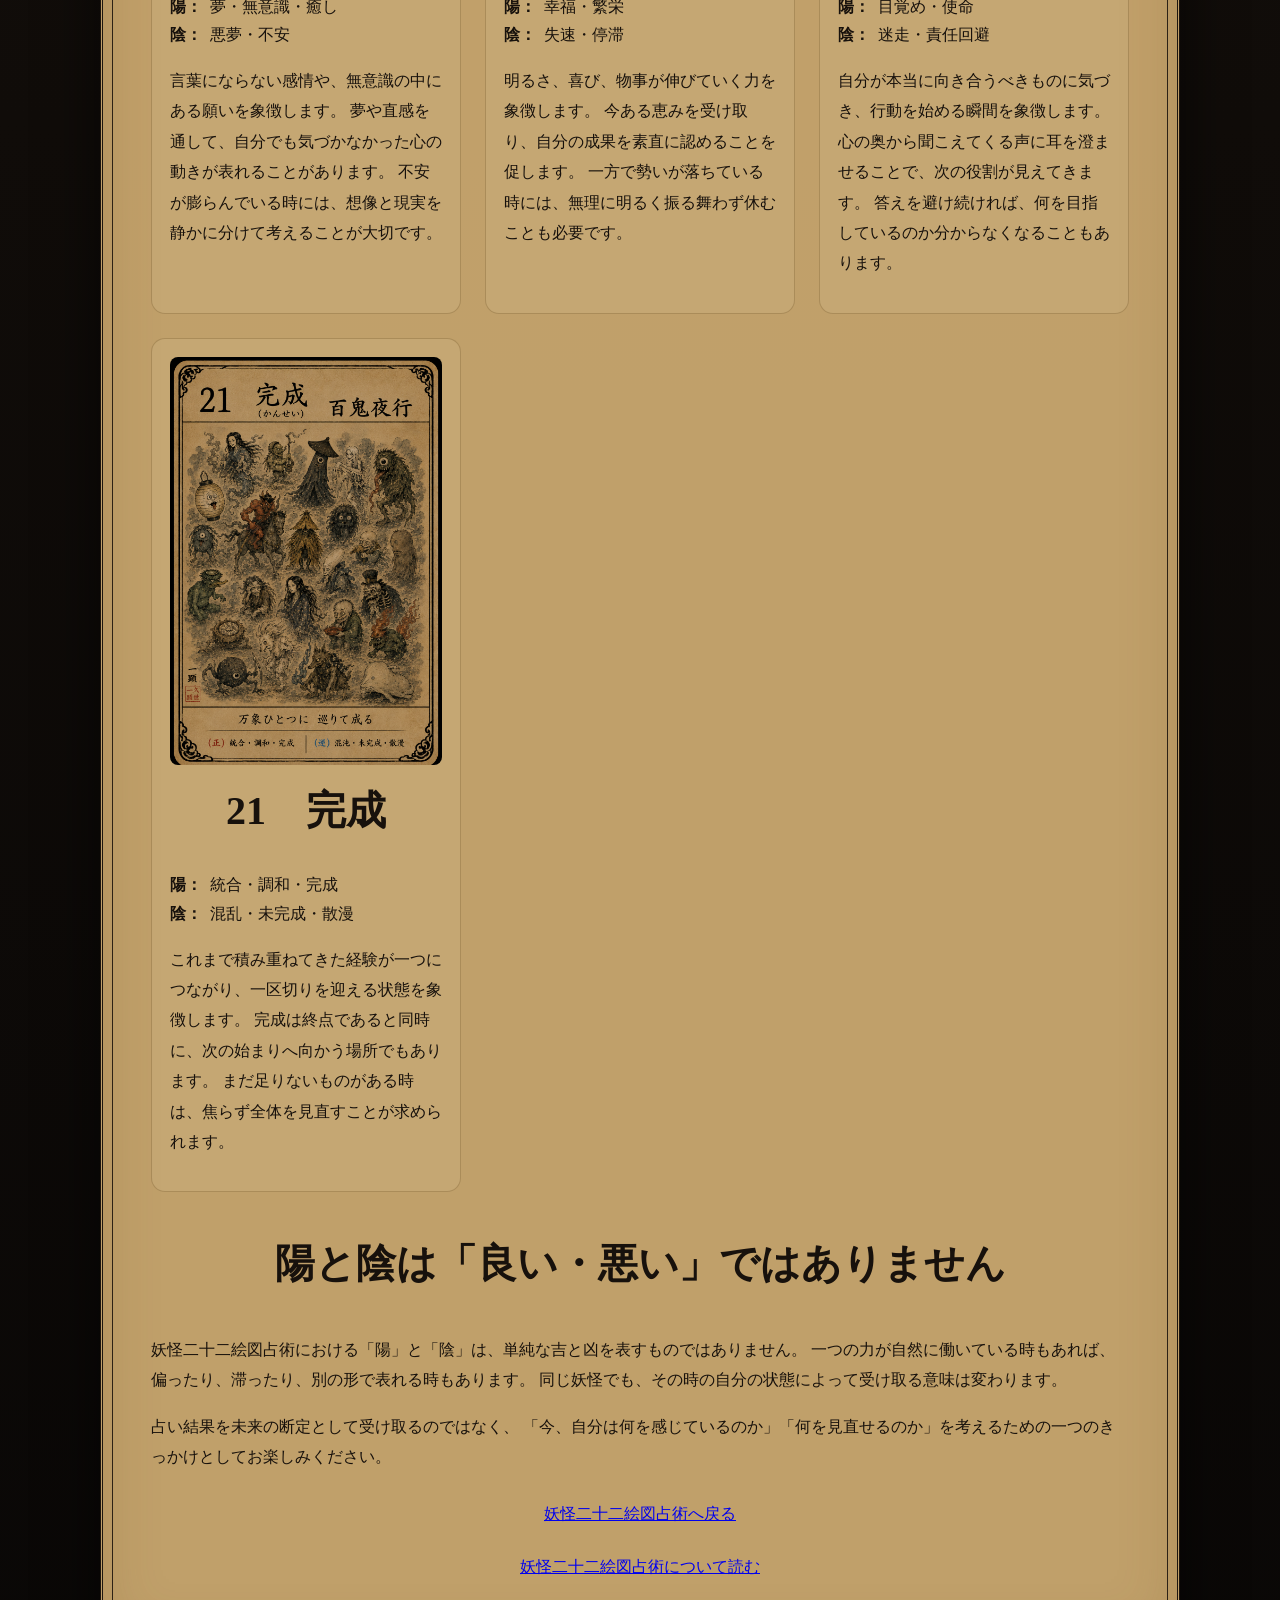
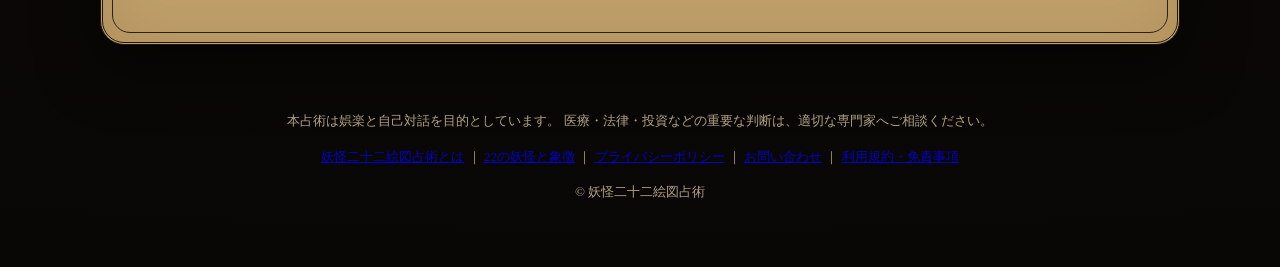
<file: yokai.html>
<!doctype html>
<html lang="ja">
<head>
<meta charset="utf-8">
<meta name="viewport" content="width=device-width,initial-scale=1">
<meta name="robots" content="index,follow">

<title>22の妖怪と象徴 | 妖怪二十二絵図占術</title>

<meta name="description" content="妖怪二十二絵図占術に登場する22の妖怪札と、それぞれが象徴する意味を紹介します。陽と陰、二つの側面から今の自分を見つめるための手がかりとしてご覧ください。">

<link rel="stylesheet" href="assets/css/style.css">

<style>
.yokai-intro {
  line-height: 1.9;
}

.yokai-grid {
  display: grid;
  grid-template-columns: repeat(auto-fit, minmax(260px, 1fr));
  gap: 24px;
  margin-top: 28px;
}

.yokai-card {
  border: 1px solid rgba(120, 90, 40, 0.35);
  border-radius: 14px;
  padding: 18px;
  background: rgba(255, 248, 225, 0.08);
}

.yokai-card img {
  display: block;
  width: 100%;
  max-width: 300px;
  height: auto;
  margin: 0 auto 18px;
  border-radius: 8px;
}

.yokai-card h2 {
  margin-top: 0;
  text-align: center;
}

.yokai-keywords {
  margin: 14px 0;
  line-height: 1.8;
}

.yokai-keywords strong {
  display: inline-block;
  min-width: 2.5em;
}

.yokai-description {
  line-height: 1.9;
}

.page-note {
  margin-top: 32px;
  line-height: 1.9;
}

.back-link {
  margin-top: 32px;
  text-align: center;
}
</style>

</head>

<body>

<header class="site-header">
  <p class="eyebrow">YOKAI NIJUNI EZU</p>
  <h1>22の妖怪と象徴</h1>
  <p class="lead">
    二十二の妖怪は、それぞれ異なる心の動きや人生の局面を映し出します。
  </p>
</header>

<main id="main">

<section class="panel">

<h2>妖怪が映す、二十二の象徴</h2>

<p class="yokai-intro">
「妖怪二十二絵図占術」には、0番から21番まで二十二枚の妖怪札があります。
一枚一枚は単なる吉凶を示すものではなく、始まり、選択、忍耐、変化、迷い、希望、完成など、
人が日々の暮らしの中で経験するさまざまな状態を象徴しています。
</p>

<p class="yokai-intro">
それぞれの札には「陽」と「陰」の二つの側面があります。
陽は、その妖怪が持つ力が自然に働いている状態。
陰は、その力が偏ったり、滞ったり、別の形で現れている状態です。
どちらか一方が良く、もう一方が悪いという考え方ではありません。
今の自分を見つめ直すための二つの視点として読み取ってください。
</p>


<div class="yokai-grid">


<article class="yokai-card">
<img loading="lazy" src="assets/images/cards/00.png" alt="0番 無垢の妖怪札">
<h2>0　無垢</h2>

<p class="yokai-keywords">
<strong>陽：</strong>可能性・純粋な始まり<br>
<strong>陰：</strong>無知・迷走
</p>

<p class="yokai-description">
まだ何も決まっていないからこそ、どこへでも向かうことができる状態を象徴します。
先入観を手放し、小さな一歩を踏み出すときに現れる札です。
一方で、準備や経験が足りないまま進めば、方向を見失うこともあります。
</p>
</article>


<article class="yokai-card">
<img loading="lazy" src="assets/images/cards/01.png" alt="1番 灯主の妖怪札">
<h2>1　灯主</h2>

<p class="yokai-keywords">
<strong>陽：</strong>導き・希望の光<br>
<strong>陰：</strong>依存・見誤り
</p>

<p class="yokai-description">
暗がりの中に灯る光のように、進む方向や気づきを示す象徴です。
自分の中にある希望や直感を頼りに、次の一歩を見つけることを促します。
ただし、誰かの導きだけに頼りすぎれば、自分自身の道を見失うこともあります。
</p>
</article>


<article class="yokai-card">
<img loading="lazy" src="assets/images/cards/02.png" alt="2番 境守の妖怪札">
<h2>2　境守</h2>

<p class="yokai-keywords">
<strong>陽：</strong>安定・安心<br>
<strong>陰：</strong>停滞・閉塞
</p>

<p class="yokai-description">
内と外、自分と他者、その境界を守る力を象徴します。
落ち着ける場所や安全な基盤を整えることは、大切な力になります。
しかし守ることにこだわりすぎれば、新しい流れを拒む壁になることもあります。
</p>
</article>


<article class="yokai-card">
<img loading="lazy" src="assets/images/cards/03.png" alt="3番 艶幻の妖怪札">
<h2>3　艶幻</h2>

<p class="yokai-keywords">
<strong>陽：</strong>魅力・創造・誘惑の力<br>
<strong>陰：</strong>執着・欺瞞
</p>

<p class="yokai-description">
人を惹きつける魅力や、心を動かす創造の力を象徴します。
自分らしい表現や感性を生かすことで、新しい可能性が生まれます。
一方で魅力に囚われすぎると、見たいものだけを見る危うさも表します。
</p>
</article>


<article class="yokai-card">
<img loading="lazy" src="assets/images/cards/04.png" alt="4番 武威の妖怪札">
<h2>4　武威</h2>

<p class="yokai-keywords">
<strong>陽：</strong>力・支配・決断<br>
<strong>陰：</strong>暴走・抑圧
</p>

<p class="yokai-description">
物事を動かす力、責任を引き受けて決断する強さを象徴します。
迷いを断ち、自分の意思を形にするときに力を発揮します。
ただし強さが行き過ぎれば、周囲や自分自身を押さえつける力にもなります。
</p>
</article>


<article class="yokai-card">
<img loading="lazy" src="assets/images/cards/05.png" alt="5番 語部の妖怪札">
<h2>5　語部</h2>

<p class="yokai-keywords">
<strong>陽：</strong>知恵・伝承・導き<br>
<strong>陰：</strong>偏見・偽りの教え
</p>

<p class="yokai-description">
受け継がれてきた知恵や経験、言葉による導きを象徴します。
過去の教えから学ぶことは、迷いの中で大きな助けになります。
同時に、古い考えを無条件に信じ込まず、自分自身で確かめる姿勢も求められます。
</p>
</article>


<article class="yokai-card">
<img loading="lazy" src="assets/images/cards/06.png" alt="6番 縁結の妖怪札">
<h2>6　縁結</h2>

<p class="yokai-keywords">
<strong>陽：</strong>縁結・絆・選択<br>
<strong>陰：</strong>裏切り・不安定
</p>

<p class="yokai-description">
人と人との縁、出会い、そして関係の中で生まれる選択を象徴します。
縁は偶然だけではなく、互いの選択によって育っていくものです。
気持ちが揺れているときには、何を大切にしたいのかを見直す必要があります。
</p>
</article>


<article class="yokai-card">
<img loading="lazy" src="assets/images/cards/07.png" alt="7番 疾風の妖怪札">
<h2>7　疾風</h2>

<p class="yokai-keywords">
<strong>陽：</strong>創造・勢い・勝利<br>
<strong>陰：</strong>負傷・事故
</p>

<p class="yokai-description">
風のように一気に進む勢いと、状況を切り開く行動力を象徴します。
好機をつかむには、思い切って動くことが必要な場合もあります。
ただし速度ばかりを求めると、周囲が見えなくなる危険も忘れてはいけません。
</p>
</article>


<article class="yokai-card">
<img loading="lazy" src="assets/images/cards/08.png" alt="8番 忍耐の妖怪札">
<h2>8　忍耐</h2>

<p class="yokai-keywords">
<strong>陽：</strong>忍耐・持続・受容<br>
<strong>陰：</strong>焦り・執着
</p>

<p class="yokai-description">
すぐに結果を求めず、流れを受け入れながら力を蓄えることを象徴します。
続けることそのものが、大きな力になる時があります。
一方で、待つことへの焦りや、結果への執着が強くなっていないかを問いかける札でもあります。
</p>
</article>


<article class="yokai-card">
<img loading="lazy" src="assets/images/cards/09.png" alt="9番 隠者の妖怪札">
<h2>9　隠者</h2>

<p class="yokai-keywords">
<strong>陽：</strong>内省・洞察<br>
<strong>陰：</strong>孤立・偏見
</p>

<p class="yokai-description">
外の声から少し離れ、自分自身の内側を見つめる時間を象徴します。
静けさの中だからこそ見えてくる答えがあります。
ただし一人で考え続けることで、視野が狭くなっていないかにも注意が必要です。
</p>
</article>


<article class="yokai-card">
<img loading="lazy" src="assets/images/cards/10.png" alt="10番 巡環の妖怪札">
<h2>10　巡環</h2>

<p class="yokai-keywords">
<strong>陽：</strong>結果・再構築<br>
<strong>陰：</strong>停滞・抵抗
</p>

<p class="yokai-description">
終わったものが別の形で始まり、出来事が巡っていく流れを象徴します。
これまでの経験を材料に、次の形へ組み直す時です。
変化に抵抗し続ければ、同じ場所を巡り続けることもあります。
</p>
</article>


<article class="yokai-card">
<img loading="lazy" src="assets/images/cards/11.png" alt="11番 裁断の妖怪札">
<h2>11　裁断</h2>

<p class="yokai-keywords">
<strong>陽：</strong>正義・因果応報<br>
<strong>陰：</strong>不公平・誤断
</p>

<p class="yokai-description">
物事を公平に見つめ、行動の結果を受け止めることを象徴します。
感情だけで判断せず、事実と自分の責任を見極めることが求められます。
思い込みによる決めつけや、偏った判断には注意が必要です。
</p>
</article>


<article class="yokai-card">
<img loading="lazy" src="assets/images/cards/12.png" alt="12番 逆吊の妖怪札">
<h2>12　逆吊</h2>

<p class="yokai-keywords">
<strong>陽：</strong>観点の転換・受容<br>
<strong>陰：</strong>混乱・自己喪失
</p>

<p class="yokai-description">
これまでとは反対の位置から物事を見ることで、新しい意味を発見する象徴です。
すぐに答えを出さず、状況を受け入れて眺め直すことが助けになります。
ただし他人の視点に合わせすぎて、自分自身を見失わないことも大切です。
</p>
</article>


<article class="yokai-card">
<img loading="lazy" src="assets/images/cards/13.png" alt="13番 終焉の妖怪札">
<h2>13　終焉</h2>

<p class="yokai-keywords">
<strong>陽：</strong>終わりと再生<br>
<strong>陰：</strong>拒絶・恐怖
</p>

<p class="yokai-description">
一つの流れが終わり、新しい段階へ移るための区切りを象徴します。
終わりは失うことだけではなく、新しいものが入る余白を生み出します。
変化への恐れから、すでに終わったものにしがみついていないかを問いかけます。
</p>
</article>


<article class="yokai-card">
<img loading="lazy" src="assets/images/cards/14.png" alt="14番 調和の妖怪札">
<h2>14　調和</h2>

<p class="yokai-keywords">
<strong>陽：</strong>均衡・修行<br>
<strong>陰：</strong>傲慢・逸脱
</p>

<p class="yokai-description">
異なるもの同士の間に適切な均衡を見つけることを象徴します。
急いで答えを出すより、少しずつ整えていく姿勢が力になります。
自分だけが正しいと思い込むと、せっかくの均衡が崩れることもあります。
</p>
</article>


<article class="yokai-card">
<img loading="lazy" src="assets/images/cards/15.png" alt="15番 束縛の妖怪札">
<h2>15　束縛</h2>

<p class="yokai-keywords">
<strong>陽：</strong>支配・依存関係<br>
<strong>陰：</strong>解放・独立
</p>

<p class="yokai-description">
人や物、考え方との強い結びつきが、自分を縛っている状態を象徴します。
何に頼り、何から離れられないのかを見ることで、関係の本質が浮かび上がります。
陰では、その結びつきから離れ、自分の足で立つ力が表れます。
</p>
</article>


<article class="yokai-card">
<img loading="lazy" src="assets/images/cards/16.png" alt="16番 崩壊の妖怪札">
<h2>16　崩壊</h2>

<p class="yokai-keywords">
<strong>陽：</strong>浄化・刷新・覚醒<br>
<strong>陰：</strong>破滅・暴走・喪失
</p>

<p class="yokai-description">
古い形が崩れることで、新しいものが生まれる転換を象徴します。
突然の変化は不安を伴いますが、不要になったものを手放す機会にもなります。
力が制御できない状態では、変化が破壊や喪失として現れることもあります。
</p>
</article>


<article class="yokai-card">
<img loading="lazy" src="assets/images/cards/17.png" alt="17番 微光の妖怪札">
<h2>17　微光</h2>

<p class="yokai-keywords">
<strong>陽：</strong>希望・真意<br>
<strong>陰：</strong>幻惑・見誤り
</p>

<p class="yokai-description">
暗闇の中にかすかに見える光のような、希望や本心を象徴します。
すぐに大きな答えが見えなくても、小さな兆しを大切にすることで道が開けます。
ただし願望を事実と思い込まず、現実を見ることも必要です。
</p>
</article>


<article class="yokai-card">
<img loading="lazy" src="assets/images/cards/18.png" alt="18番 夢影の妖怪札">
<h2>18　夢影</h2>

<p class="yokai-keywords">
<strong>陽：</strong>夢・無意識・癒し<br>
<strong>陰：</strong>悪夢・不安
</p>

<p class="yokai-description">
言葉にならない感情や、無意識の中にある願いを象徴します。
夢や直感を通して、自分でも気づかなかった心の動きが表れることがあります。
不安が膨らんでいる時には、想像と現実を静かに分けて考えることが大切です。
</p>
</article>


<article class="yokai-card">
<img loading="lazy" src="assets/images/cards/19.png" alt="19番 陽気の妖怪札">
<h2>19　陽気</h2>

<p class="yokai-keywords">
<strong>陽：</strong>幸福・繁栄<br>
<strong>陰：</strong>失速・停滞
</p>

<p class="yokai-description">
明るさ、喜び、物事が伸びていく力を象徴します。
今ある恵みを受け取り、自分の成果を素直に認めることを促します。
一方で勢いが落ちている時には、無理に明るく振る舞わず休むことも必要です。
</p>
</article>


<article class="yokai-card">
<img loading="lazy" src="assets/images/cards/20.png" alt="20番 呼声の妖怪札">
<h2>20　呼声</h2>

<p class="yokai-keywords">
<strong>陽：</strong>目覚め・使命<br>
<strong>陰：</strong>迷走・責任回避
</p>

<p class="yokai-description">
自分が本当に向き合うべきものに気づき、行動を始める瞬間を象徴します。
心の奥から聞こえてくる声に耳を澄ませることで、次の役割が見えてきます。
答えを避け続ければ、何を目指しているのか分からなくなることもあります。
</p>
</article>


<article class="yokai-card">
<img loading="lazy" src="assets/images/cards/21.png" alt="21番 完成の妖怪札">
<h2>21　完成</h2>

<p class="yokai-keywords">
<strong>陽：</strong>統合・調和・完成<br>
<strong>陰：</strong>混乱・未完成・散漫
</p>

<p class="yokai-description">
これまで積み重ねてきた経験が一つにつながり、一区切りを迎える状態を象徴します。
完成は終点であると同時に、次の始まりへ向かう場所でもあります。
まだ足りないものがある時は、焦らず全体を見直すことが求められます。
</p>
</article>


</div>


<div class="page-note">

<h2>陽と陰は「良い・悪い」ではありません</h2>

<p>
妖怪二十二絵図占術における「陽」と「陰」は、単純な吉と凶を表すものではありません。
一つの力が自然に働いている時もあれば、偏ったり、滞ったり、別の形で表れる時もあります。
同じ妖怪でも、その時の自分の状態によって受け取る意味は変わります。
</p>

<p>
占い結果を未来の断定として受け取るのではなく、
「今、自分は何を感じているのか」「何を見直せるのか」を考えるための一つのきっかけとしてお楽しみください。
</p>

</div>


<p class="back-link">
<a href="index.html">妖怪二十二絵図占術へ戻る</a>
</p>

<p class="back-link">
<a href="about.html">妖怪二十二絵図占術について読む</a>
</p>

</section>

</main>


<footer>

<p>
本占術は娯楽と自己対話を目的としています。
医療・法律・投資などの重要な判断は、適切な専門家へご相談ください。
</p>

<p>
<a href="about.html">妖怪二十二絵図占術とは</a>
｜
<a href="yokai.html">22の妖怪と象徴</a>
｜
<a href="privacy.html">プライバシーポリシー</a>
｜
<a href="contact.html">お問い合わせ</a>
｜
<a href="terms.html">利用規約・免責事項</a>
</p>

<p>© 妖怪二十二絵図占術</p>

</footer>

</body>
</html>
</file>
<file: assets/css/style.css>
﻿
:root{
  --paper:#c9a96f;--paper-light:#ead19d;--ink:#17110c;--red:#9a3023;
  --blue:#214d73;--gold:#d1a75f;--panel:rgba(204,171,113,.94);
}
*{box-sizing:border-box}
html{scroll-behavior:smooth}
body{margin:0;min-height:100vh;background:radial-gradient(circle at top,#493722 0,#17110c 58%,#090706 100%);color:var(--ink);font-family:"Yu Mincho","Hiragino Mincho ProN","Noto Serif JP",serif}
body:before{content:"";position:fixed;inset:0;pointer-events:none;opacity:.16;background-image:repeating-linear-gradient(0deg,transparent 0 3px,#000 4px);z-index:-2}
button,textarea{font:inherit}
button{cursor:pointer}
.skip-link{position:fixed;left:12px;top:-60px;z-index:100;background:#fff;color:#111;padding:10px 14px;border-radius:8px}.skip-link:focus{top:12px}
.hidden{display:none!important}
.mist{position:fixed;width:45vw;height:45vw;border-radius:50%;filter:blur(70px);opacity:.11;background:#ead8b0;animation:float 13s ease-in-out infinite;pointer-events:none;z-index:-1}
.mist-a{left:-10vw;top:20vh}.mist-b{right:-15vw;top:55vh;animation-delay:-5s}
@keyframes float{50%{transform:translate(8vw,-4vh) scale(1.15)}}
.floating-lights{position:fixed;inset:0;pointer-events:none;z-index:-1}
.floating-lights i{position:absolute;width:5px;height:5px;border-radius:50%;background:#f0cc74;box-shadow:0 0 15px 5px #dca43b;animation:firefly 8s ease-in-out infinite}
.floating-lights i:nth-child(1){left:12%;top:32%}.floating-lights i:nth-child(2){left:82%;top:22%;animation-delay:-2s}.floating-lights i:nth-child(3){left:70%;top:70%;animation-delay:-5s}.floating-lights i:nth-child(4){left:25%;top:76%;animation-delay:-3.2s}.floating-lights i:nth-child(5){left:50%;top:18%;animation-delay:-6s}
@keyframes firefly{0%,100%{opacity:.12;transform:translate(0,0)}50%{opacity:.9;transform:translate(24px,-38px)}}
.site-header{text-align:center;color:#ead7ad;padding:52px 20px 28px}
.eyebrow{letter-spacing:.32em;font-size:.7rem}
.site-header h1{font-size:clamp(2rem,6vw,4.6rem);margin:.2em 0;text-shadow:0 3px 18px #000}
.lead{opacity:.88;line-height:1.8}
.header-tools{display:flex;gap:10px;justify-content:center;flex-wrap:wrap;margin-top:22px}
.tool-button{color:#ead7ad;background:#1d160fcc;border:1px solid #9d7844;padding:9px 16px;border-radius:999px}
.tool-button:hover,.tool-button:focus-visible{background:#392719;outline:2px solid #e1bd75;outline-offset:2px}
main{width:min(1080px,94%);margin:auto}
.panel{background:var(--panel);border:3px double #1d160f;border-radius:24px;padding:clamp(20px,4vw,48px);box-shadow:0 18px 60px #0009,inset 0 0 60px #6e4a1f33;margin-bottom:42px;position:relative;overflow:hidden}
.panel:before{content:"";position:absolute;inset:9px;border:1px solid #2c2115;pointer-events:none;border-radius:18px}
.step{text-align:center;font-size:.78rem;letter-spacing:.28em;opacity:.68;margin:0 0 -8px}
h2{text-align:center;font-size:clamp(1.6rem,4vw,2.5rem)}
.section-copy{text-align:center;line-height:1.9;max-width:760px;margin:0 auto 18px}
.themes{display:grid;grid-template-columns:repeat(auto-fit,minmax(135px,1fr));gap:12px;margin:25px 0}
.theme{border:1px solid #352719;background:#e1c590;padding:14px;border-radius:12px;font-weight:bold}
.theme:hover,.theme:focus-visible{transform:translateY(-2px);outline:2px solid #4d3218}
.theme.active{background:#2c2118;color:#f4dfb4;transform:translateY(-2px)}
.question{display:block;margin:24px 0;font-weight:bold}
textarea{display:block;width:100%;min-height:90px;margin-top:8px;padding:14px;border-radius:10px;border:1px solid #4b3824;background:#f0d8a8;resize:vertical}
.counter{display:block;text-align:right;margin-top:5px;font-size:.8rem;opacity:.65}
.primary,.ghost,.danger-button{padding:14px 24px;border-radius:999px;font-weight:bold}
.primary{background:#271a10;color:#f3dcb0;border:1px solid #b88c4a;box-shadow:0 8px 20px #0005}
.primary:hover,.primary:focus-visible{background:#3b2818;outline:2px solid #f1d296}
.ghost{background:transparent;border:1px solid #332515}
.ghost:hover,.ghost:focus-visible{background:#ead09d}
.notice{font-size:.85rem;opacity:.72;text-align:center;line-height:1.7}
.shuffle-stage{height:210px;position:relative;margin:12px auto 25px;max-width:300px}
.shuffle-card{position:absolute;left:50%;top:50%;width:95px;aspect-ratio:2/3;border:2px solid #caa45e;border-radius:10px;background:radial-gradient(circle,#8e672f 0 8%,transparent 9%),repeating-radial-gradient(circle,#25170c 0 5px,#4b2f17 6px 10px);box-shadow:0 12px 25px #0009}
.card-one{animation:shuffleOne 1.1s ease-in-out infinite}.card-two{animation:shuffleTwo 1.1s ease-in-out infinite}.card-three{animation:shuffleThree 1.1s ease-in-out infinite}
@keyframes shuffleOne{0%,100%{transform:translate(-50%,-50%) rotate(-9deg)}50%{transform:translate(-115%,-55%) rotate(-16deg)}}
@keyframes shuffleTwo{0%,100%{transform:translate(-50%,-50%) rotate(7deg)}50%{transform:translate(18%,-45%) rotate(15deg)}}
@keyframes shuffleThree{0%,100%{transform:translate(-50%,-50%) rotate(0)}50%{transform:translate(-50%,-65%) rotate(3deg)}}
.shuffle-stage.finished{display:none}
.deck{display:grid;grid-template-columns:repeat(11,1fr);gap:7px;margin:28px 0;transition:.55s ease}
.deck-hidden{opacity:0;pointer-events:none;transform:translateY(18px)}
.card-back{position:relative;overflow:hidden;aspect-ratio:2/3;border-radius:8px;border:2px solid #b89054;background:radial-gradient(circle,#8e672f 0 8%,transparent 9%),repeating-radial-gradient(circle,#25170c 0 5px,#4b2f17 6px 10px);box-shadow:0 5px 12px #0008;transition:.25s;min-width:0}
.back-mark{position:absolute;inset:0;display:grid;place-items:center;color:#d4b170;font-size:clamp(.9rem,2vw,1.6rem);text-shadow:0 1px 6px #000}
.card-back:hover,.card-back:focus-visible{transform:translateY(-14px) rotate(-1deg);outline:2px solid #f4d690}
.card-back.chosen{transform:translateY(-18px) rotateY(180deg) scale(1.06);box-shadow:0 0 0 3px #e6c680,0 18px 32px #000c}
.card-back:disabled{cursor:default}
.result-theme{text-align:center;letter-spacing:.1em}
.result-grid{display:grid;grid-template-columns:minmax(230px,420px) 1fr;gap:clamp(24px,5vw,60px);align-items:start}
.card-stage{perspective:1200px}
.card-stage img{width:100%;border-radius:18px;box-shadow:0 18px 40px #0009;opacity:0;transform:rotateY(90deg) scale(.92);transition:.7s}
.card-stage img.revealed{opacity:1;transform:rotateY(0deg) scale(1)}
.card-stage img.yin.revealed{transform:rotate(180deg) rotateY(0deg) scale(1)}
.polarity-row{display:flex;gap:8px;align-items:center}
.orientation{font-weight:bold;color:var(--red);letter-spacing:.18em;font-size:1.15rem;margin:0}
.orientation.yin{color:var(--blue)}
.term-help{border:1px solid #5d4328;background:#ead09c;width:28px;height:28px;border-radius:50%;font-weight:bold}
.reading{animation:fadeIn .8s ease both}
@keyframes fadeIn{from{opacity:0;transform:translateY(18px)}to{opacity:1;transform:none}}
.reading h2{text-align:left;margin-bottom:.15em}
.yokai{font-size:1.1rem;margin-bottom:.25rem}
.central-theme{font-size:.92rem;opacity:.75;margin-top:0}
.reading blockquote{margin:22px 0;padding:14px 18px;border-left:4px solid #2b2015;background:#ead09f;font-size:1.18rem;line-height:1.7}
.reading p{line-height:1.9}
.reading h3{margin-top:28px}
.keywords span{display:inline-block;padding:7px 11px;background:#2b2118;color:#f0d9aa;border-radius:999px;margin:4px}
.symbols{margin-top:25px;border-top:1px solid #85663f;padding-top:14px}
.symbols summary{cursor:pointer;font-weight:bold}
.symbols dl{display:grid;grid-template-columns:max-content 1fr;gap:8px 16px;margin-bottom:0}
.symbols dt{font-weight:bold}.symbols dd{margin:0}
.actions{display:flex;gap:12px;flex-wrap:wrap;justify-content:center;margin-top:34px}
.modal{position:fixed;inset:0;z-index:30;display:grid;place-items:center;padding:18px}
.modal-backdrop{position:absolute;inset:0;background:#080604dc;backdrop-filter:blur(4px)}
.modal-panel{position:relative;z-index:1;width:min(760px,100%);max-height:86vh;overflow:auto;background:#cfac72;border:3px double #23180d;border-radius:22px;padding:28px;box-shadow:0 24px 80px #000}
.modal-close{position:absolute;right:14px;top:10px;border:0;background:transparent;font-size:2rem}
.prose-panel{line-height:1.9}.prose-panel h3{margin-bottom:.2rem}.small-note{font-size:.88rem;opacity:.75}
.history-list{display:grid;gap:12px;margin:22px 0}
.history-item{background:#e8cc98;border:1px solid #4c3520;border-radius:14px;padding:14px}
.history-head{display:flex;justify-content:space-between;gap:12px;flex-wrap:wrap;font-weight:bold}
.history-card{font-size:1.08rem;margin:8px 0 4px}
.history-question{font-size:.9rem;opacity:.78;margin:5px 0}
.history-empty{text-align:center;padding:30px 10px;opacity:.7}
.danger-button{display:block;margin:18px auto 0;border:1px solid #7b271d;background:#6e241c;color:#fff0d5}
footer{color:#d6c39f;text-align:center;padding:10px 20px 50px;font-size:.82rem;opacity:.82;line-height:1.7}
@media(max-width:720px){
  .site-header{padding-top:38px}.panel{padding:24px 18px}
  .deck{grid-template-columns:repeat(6,1fr)}
  .result-grid{grid-template-columns:1fr}.card-stage{max-width:360px;margin:auto}
  .shuffle-stage{height:170px}.modal-panel{padding:24px 16px}
}
@media(prefers-reduced-motion:reduce){*{animation:none!important;transition:none!important;scroll-behavior:auto!important}}

/* v1.2.0: detailed theme selection */
.themes{grid-template-columns:repeat(4,minmax(0,1fr))}
.theme{min-height:58px;display:grid;place-items:center;line-height:1.35}
@media(max-width:900px){.themes{grid-template-columns:repeat(3,minmax(0,1fr))}}
@media(max-width:620px){.themes{grid-template-columns:repeat(2,minmax(0,1fr))}}

/* v1.2.1: four-part oracle reading */
.reading-block{margin:1.15rem 0;padding:1rem 1.1rem;border-left:2px solid rgba(183,139,74,.55);background:rgba(255,248,231,.035)}
.reading-block h3{margin-top:0}
.reading-block p{white-space:pre-line;line-height:1.95}
.voice-block{background:rgba(183,139,74,.09)}
.voice-block p{font-family:"Yu Mincho","Hiragino Mincho ProN",serif;font-size:1.06rem}
.guidance-block{border-left-color:rgba(154,63,48,.75)}
.guidance-block p{font-weight:600}
.lore-block{border-left-color:rgba(89,108,87,.65);font-size:.96rem}
</file>
